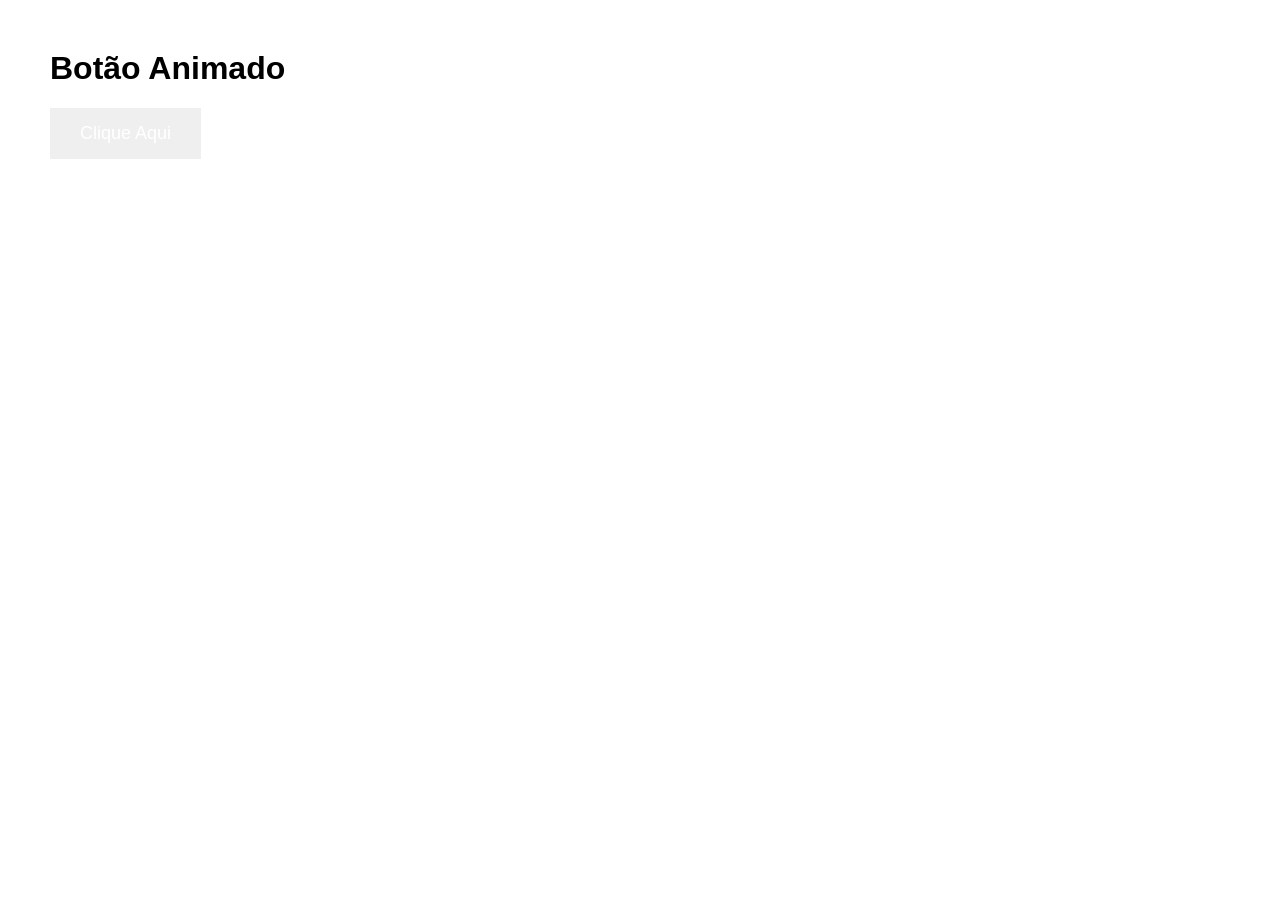
<file: animações/index.html>
<!DOCTYPE html>
<html lang="pt-BR">
<head>
<meta charset="UTF-8">
<meta name="viewport" content="width=device-width, initial-scale=1.0">
<title>Botão Animado</title>

<style>
body{
    font-family: Arial, sans-serif;
    margin: 50px;
}

button{
    position: relative;
    padding: 15px 30px;
    border: none;
    color: white;
    font-size: 18px;
    cursor: pointer;
    animation: mover 4s infinite;
}

@keyframes mover {
    0%{
        left: 0;
        background-color: blue;
    }

    50%{
        left: 300px;
        background-color: red;
    }

    100%{
        left: 0;
        background-color: green;
    }
}
</style>

</head>
<body>

<h1>Botão Animado</h1>

<button>Clique Aqui</button>

</body>
</html>
</file>
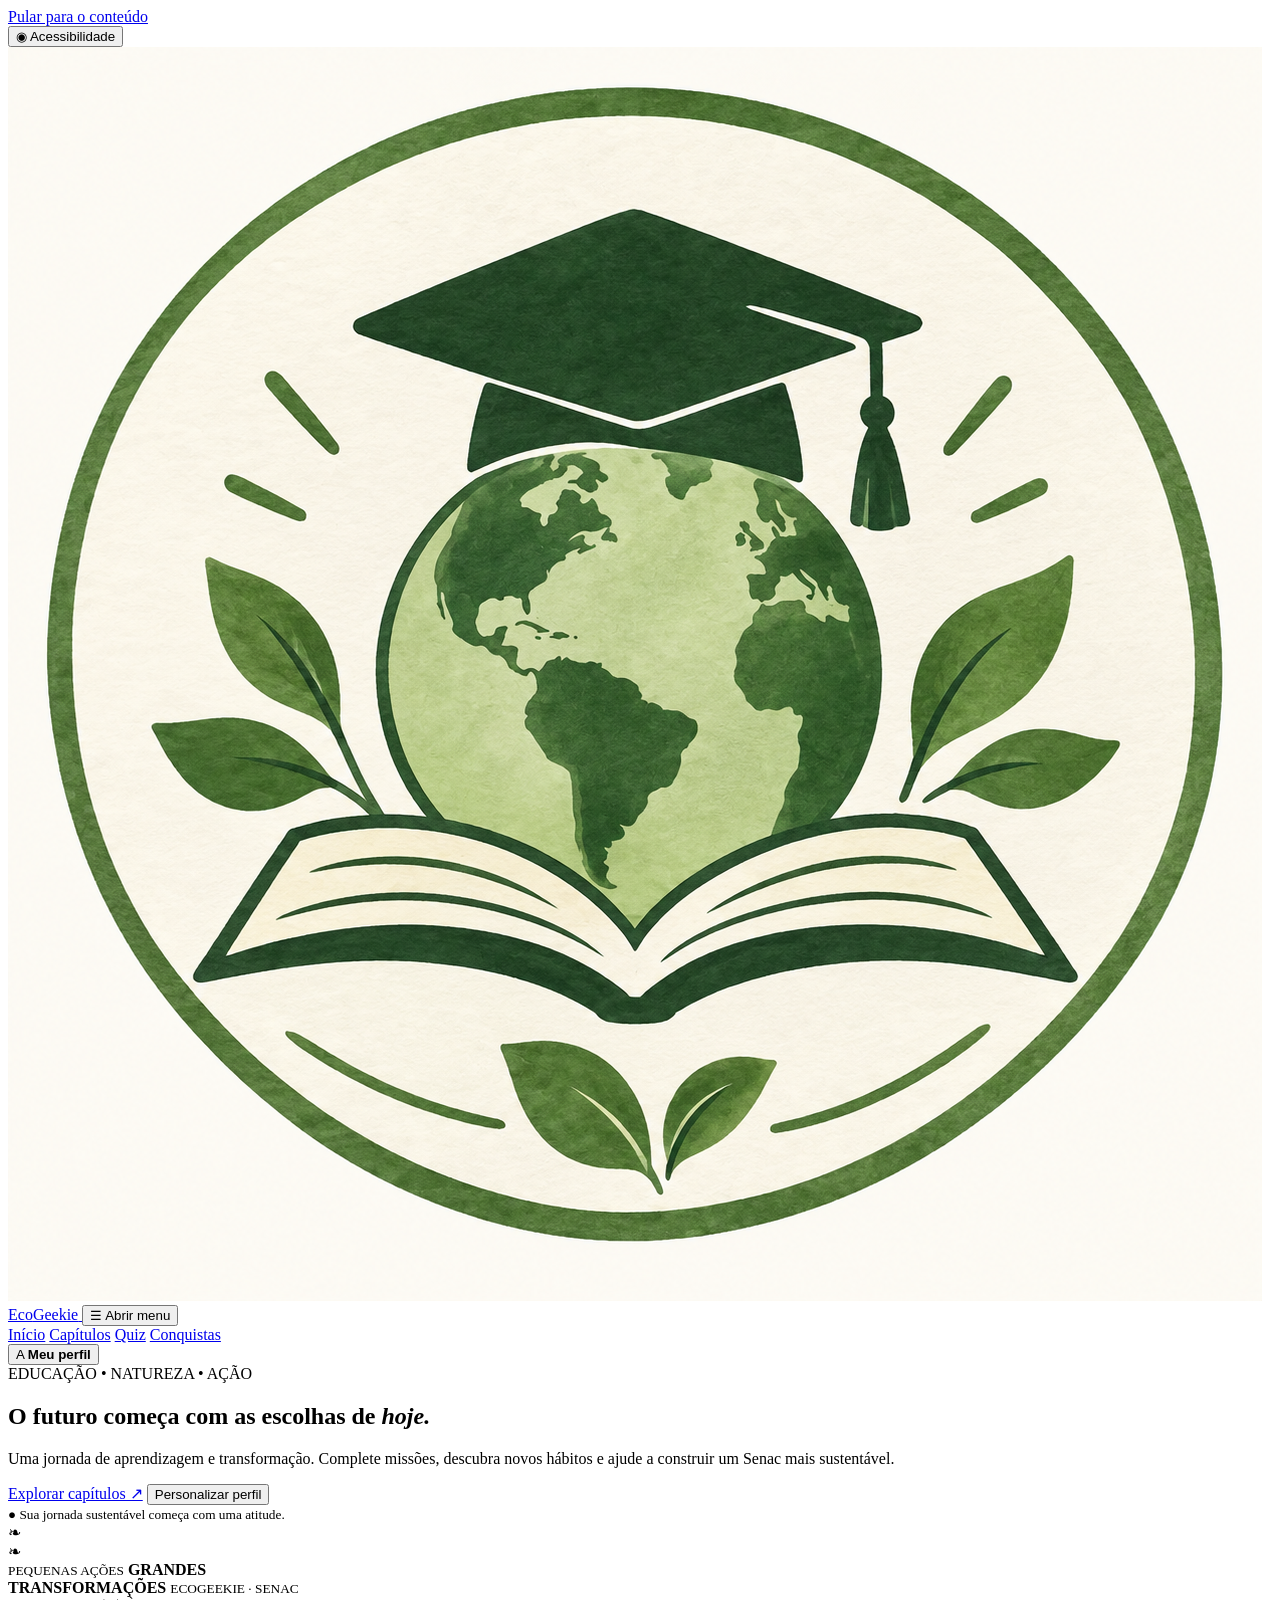
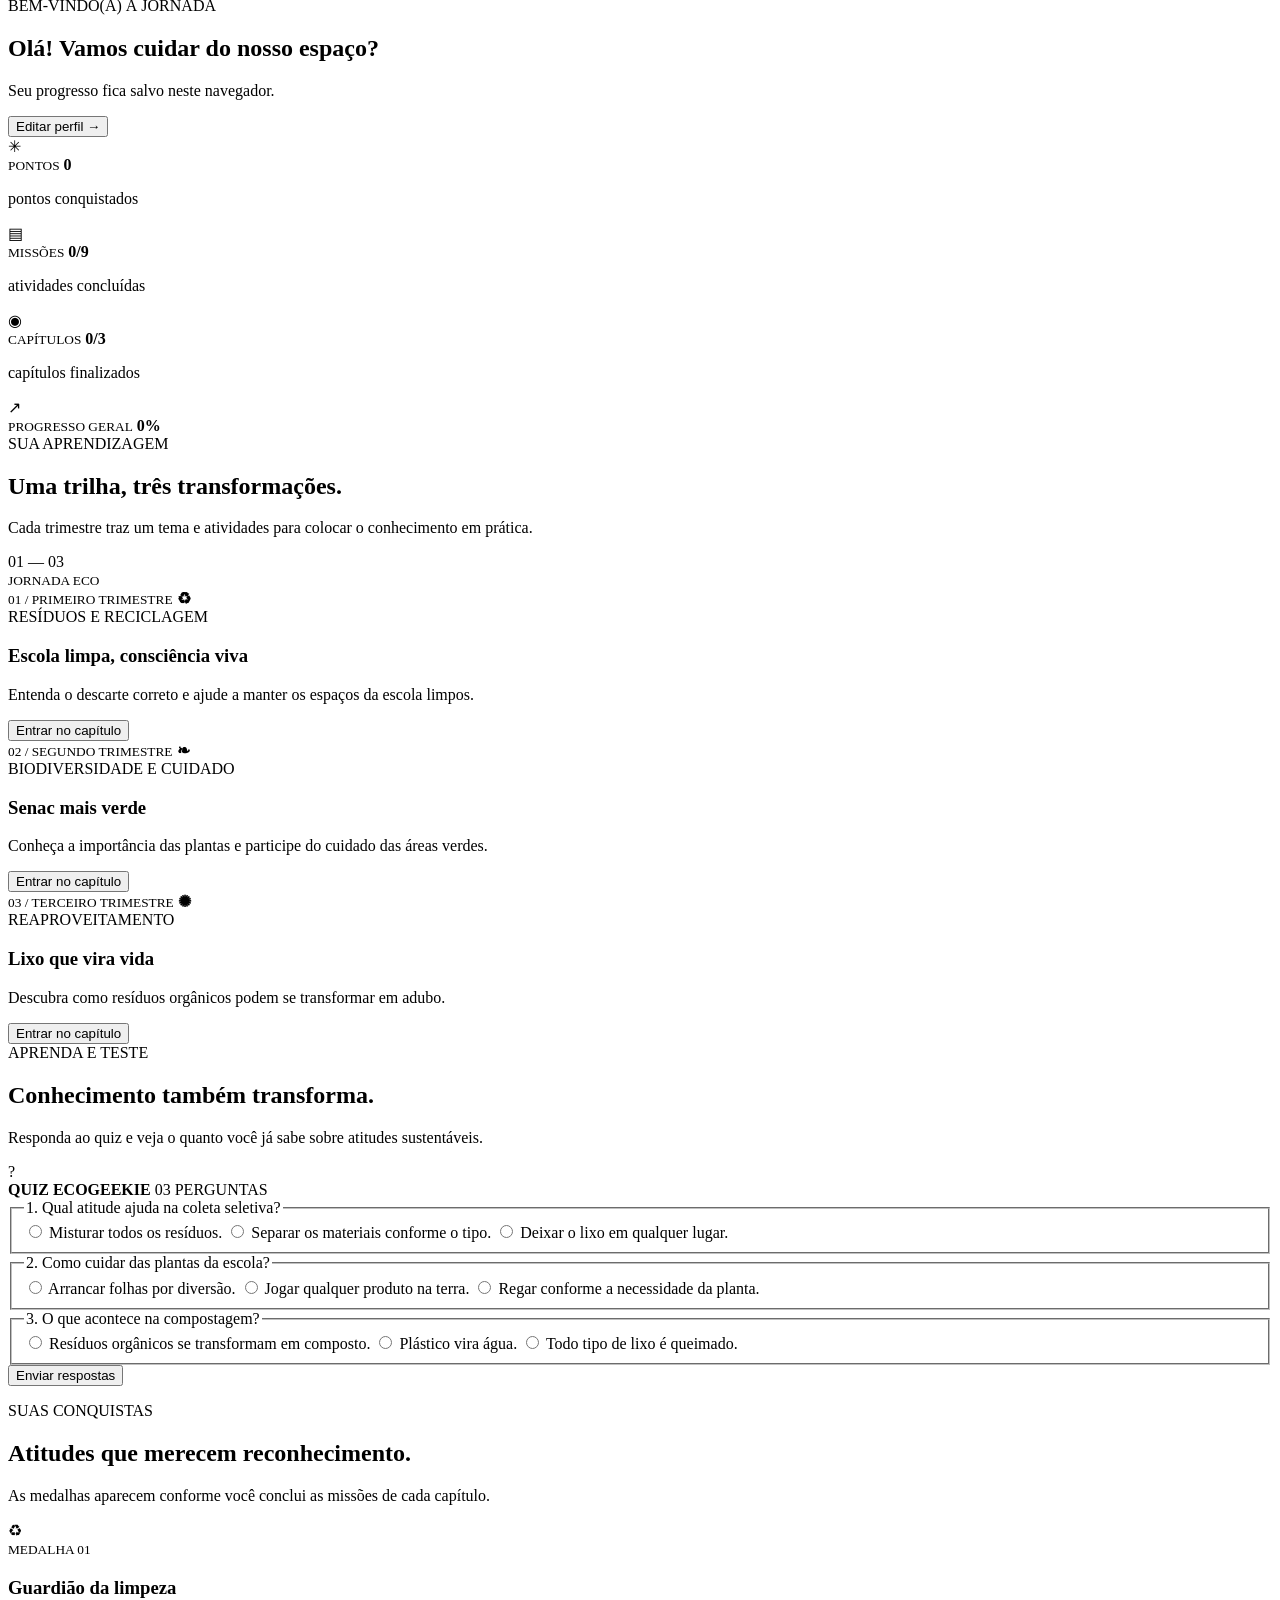
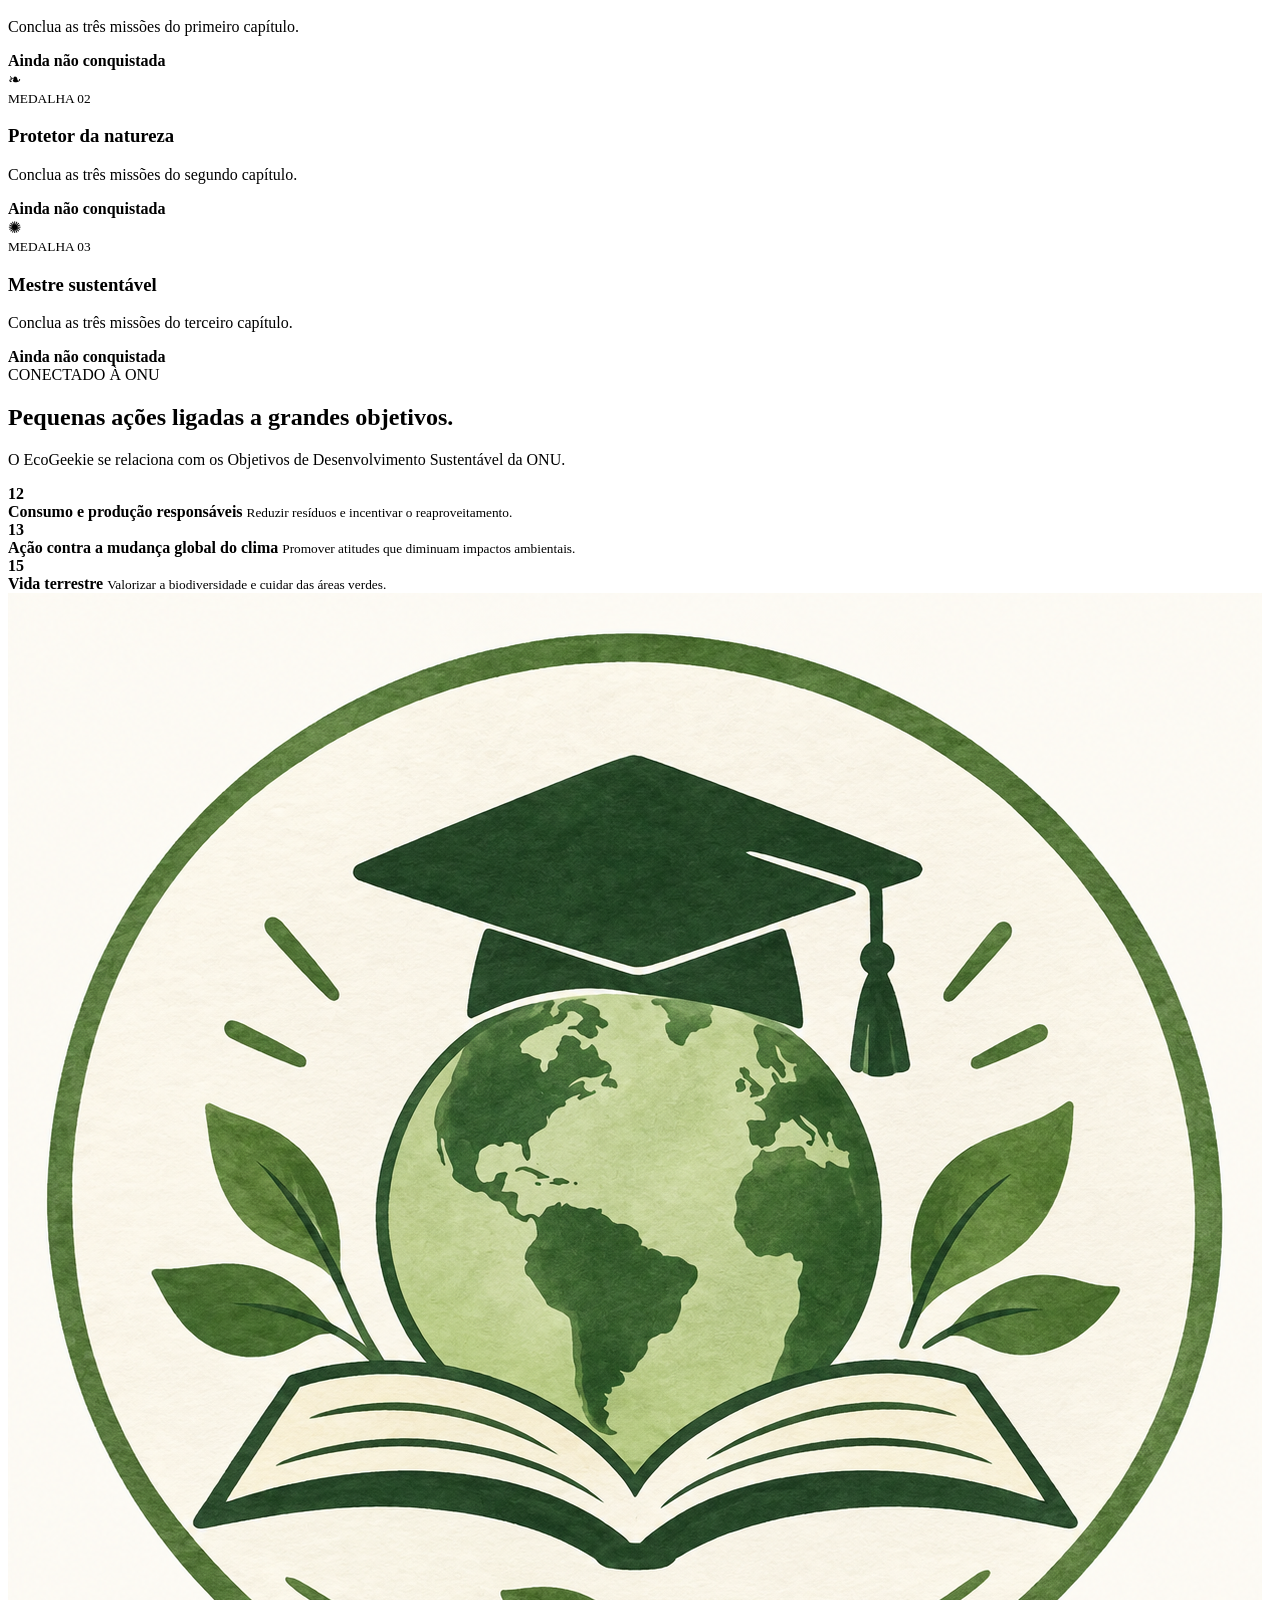
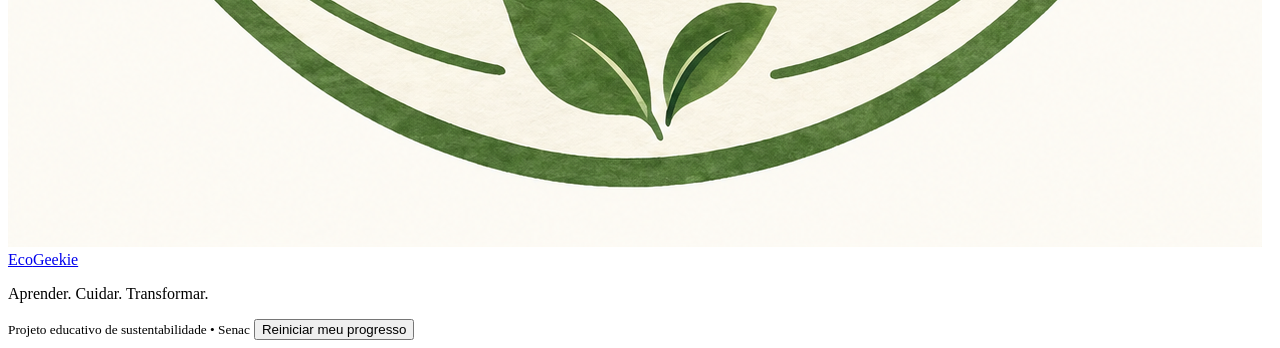
<file: ecogeekie/index.html>
<!DOCTYPE html>
<html lang="pt-BR">
<head>
  <meta charset="UTF-8">
  <meta name="viewport" content="width=device-width, initial-scale=1.0">
  <meta name="description" content="EcoGeekie: aprenda e pratique atitudes sustentáveis no Senac.">
  <title>EcoGeekie | Aprender, cuidar e transformar</title>
  <link rel="stylesheet" href="style.css">
  <script src="script.js" defer></script>
</head>
<body>

  <a class="skip" href="#conteudo">Pular para o conteúdo</a>

  <section class="accessibility-area" aria-label="Ferramentas de acessibilidade">
    <button
      class="accessibility-toggle"
      id="accessibilityToggle"
      type="button"
      aria-expanded="false"
      aria-controls="accessibilityPanel"
    >
      <span aria-hidden="true">◉</span>
      Acessibilidade
    </button>

    <div class="accessibility-panel" id="accessibilityPanel" hidden>
      <h2>Opções de acessibilidade</h2>
      <p>Escolha os recursos que facilitam sua navegação.</p>

      <div class="accessibility-buttons">
        <button type="button" id="increaseText" aria-label="Aumentar o tamanho da página">A+ Aumentar</button>
        <button type="button" id="decreaseText" aria-label="Diminuir o tamanho da página">A− Diminuir</button>
        <button type="button" id="resetText">Tamanho normal</button>
        <button type="button" id="contrastToggle" aria-pressed="false">Alto contraste</button>
        <button type="button" id="spacingToggle" aria-pressed="false">Espaçamento do texto</button>
        <button type="button" id="underlineToggle" aria-pressed="false">Destacar links</button>
        <button type="button" id="readPage">Ler conteúdo em voz alta</button>
        <button type="button" id="pauseReading" disabled>Pausar leitura</button>
        <button type="button" id="stopReading" disabled>Parar leitura</button>
      </div>

      <p class="accessibility-help">
        Você também pode navegar usando a tecla Tab e ativar os botões com Enter ou Espaço.
        O leitor de tela do seu dispositivo continua sendo compatível com a página.
      </p>
      <p id="accessibilityStatus" class="accessibility-status" role="status" aria-live="polite"></p>
    </div>
  </section>

  <header class="topbar">
    <a class="logo" href="#inicio">
  <img
    class="logo-img"
    src="img/ChatGPT Image 11 de nov. de 2026, 17_43_55.png"
    alt=""
  >
  Eco<span>Geekie</span>
</a>

    <button class="menu-toggle" id="menuToggle" type="button" aria-label="Abrir menu de navegação" aria-expanded="false" aria-controls="nav">
      ☰ <span class="sr-only">Abrir menu</span>
    </button>

    <nav id="nav" aria-label="Menu principal">
      <a href="#inicio">Início</a>
      <a href="#trilha">Capítulos</a>
      <a href="#quiz">Quiz</a>
      <a href="#conquistas">Conquistas</a>
    </nav>

    <button class="profile-btn" id="openProfile" type="button" aria-label="Abrir meu perfil">
      <span id="avatar">A</span>
      <b id="headerName">Meu perfil</b>
    </button>
  </header>

  <main id="conteudo">

    <section class="hero" id="inicio">
      <div class="hero-copy">
        <span class="eyebrow light">EDUCAÇÃO • NATUREZA • AÇÃO</span>

        <h1>O futuro começa com as escolhas de <em>hoje.</em></h1>

        <p>
          Uma jornada de aprendizagem e transformação.
          Complete missões, descubra novos hábitos e ajude
          a construir um Senac mais sustentável.
        </p>

        <div class="hero-actions">
          <a class="btn sand" href="#trilha">Explorar capítulos ↗</a>
          <button class="btn outline" id="heroProfile">Personalizar perfil</button>
        </div>

        <small class="hero-note">● Sua jornada sustentável começa com uma atitude.</small>
      </div>

      <div class="hero-art" role="img" aria-label="Composição decorativa inspirada na natureza">
        <div class="ring"></div>
        <div class="leaf l1">❧</div>
        <div class="leaf l2">❧</div>

        <div class="stamp">
          <small>PEQUENAS AÇÕES</small>
          <strong>GRANDES<br>TRANSFORMAÇÕES</strong>
          <small>ECOGEEKIE · SENAC</small>
        </div>
      </div>
    </section>

    <section class="wrap welcome">
      <div>
        <span class="eyebrow">BEM-VINDO(A) À JORNADA</span>
        <h2 id="welcomeTitle">Olá! Vamos cuidar do nosso espaço?</h2>
        <p>Seu progresso fica salvo neste navegador.</p>
      </div>

      <button class="link-btn" id="editProfile">Editar perfil →</button>
    </section>

    <section class="wrap stats" aria-label="Resumo do progresso">

      <article class="stat">
        <span>✳</span>
        <div>
          <small>PONTOS</small>
          <strong id="points">0</strong>
          <p>pontos conquistados</p>
        </div>
      </article>

      <article class="stat">
        <span>▤</span>
        <div>
          <small>MISSÕES</small>
          <strong id="missions">0/9</strong>
          <p>atividades concluídas</p>
        </div>
      </article>

      <article class="stat">
        <span>◉</span>
        <div>
          <small>CAPÍTULOS</small>
          <strong id="chapters">0/3</strong>
          <p>capítulos finalizados</p>
        </div>
      </article>

      <article class="stat">
        <span>↗</span>
        <div class="progress-box">
          <small>PROGRESSO GERAL</small>
          <strong id="percent">0%</strong>
          <div class="track" role="progressbar"
            aria-label="Progresso geral"
            aria-valuemin="0"
            aria-valuemax="100"
            aria-valuenow="0"
            id="progress">
            <i id="progressFill"></i>
          </div>
        </div>
      </article>

    </section>

    <section class="wrap section" id="trilha">

      <div class="section-heading">
        <div>
          <span class="eyebrow">SUA APRENDIZAGEM</span>
          <h2>Uma trilha, três transformações.</h2>
          <p>
            Cada trimestre traz um tema e atividades
            para colocar o conhecimento em prática.
          </p>
        </div>

        <span class="chapter-count">
          01 — 03<br>
          <small>JORNADA ECO</small>
        </span>
      </div>

      <div class="chapter-grid">

        <article class="chapter-card">
          <div class="cover cover1">
            <small>01 / PRIMEIRO TRIMESTRE</small>
            <b>♻</b>
          </div>

          <div class="card-content">
            <label>RESÍDUOS E RECICLAGEM</label>
            <h3>Escola limpa, consciência viva</h3>
            <p>
              Entenda o descarte correto e ajude a manter
              os espaços da escola limpos.
            </p>
            <button class="btn dark open-chapter" data-chapter="0">
              Entrar no capítulo
            </button>
          </div>
        </article>

        <article class="chapter-card">
          <div class="cover cover2">
            <small>02 / SEGUNDO TRIMESTRE</small>
            <b>❧</b>
          </div>

          <div class="card-content">
            <label>BIODIVERSIDADE E CUIDADO</label>
            <h3>Senac mais verde</h3>
            <p>
              Conheça a importância das plantas e participe
              do cuidado das áreas verdes.
            </p>
            <button class="btn dark open-chapter" data-chapter="1">
              Entrar no capítulo
            </button>
          </div>
        </article>

        <article class="chapter-card">
          <div class="cover cover3">
            <small>03 / TERCEIRO TRIMESTRE</small>
            <b>✺</b>
          </div>

          <div class="card-content">
            <label>REAPROVEITAMENTO</label>
            <h3>Lixo que vira vida</h3>
            <p>
              Descubra como resíduos orgânicos podem
              se transformar em adubo.
            </p>
            <button class="btn dark open-chapter" data-chapter="2">
              Entrar no capítulo
            </button>
          </div>
        </article>

      </div>
    </section>

    <section class="wrap detail" id="chapterDetail" hidden aria-live="polite">

      <div class="detail-heading">
        <div>
          <span class="eyebrow" id="detailEyebrow">CAPÍTULO 01</span>
          <h2 id="detailTitle"></h2>
        </div>

        <button class="close" id="closeDetail" type="button" aria-label="Fechar capítulo">×</button>
      </div>

      <p id="detailIntro" class="detail-intro"></p>

      <div class="detail-grid">

        <article class="learning">
          <span class="eyebrow">APRENDA</span>
          <h3>Por que esse tema importa?</h3>
          <p id="detailLearning"></p>

          <div class="fact">
            <b>DESAFIO DE REFLEXÃO</b>
            <p id="detailFact"></p>
          </div>
        </article>

        <article class="learning">
          <span class="eyebrow">MÃO NA MASSA</span>
          <h3>Missões do capítulo</h3>
          <p>
            Marque a missão depois de realizar a atividade
            com seu grupo. Peça autorização da escola
            quando necessário.
          </p>

          <div id="missionList" class="mission-list"></div>
        </article>

      </div>
    </section>

    <section class="quiz-section" id="quiz">
      <div class="wrap quiz-layout">

        <div class="quiz-copy">
          <span class="eyebrow light">APRENDA E TESTE</span>
          <h2>Conhecimento também transforma.</h2>
          <p>
            Responda ao quiz e veja o quanto você já sabe
            sobre atitudes sustentáveis.
          </p>
          <div class="question-mark">?</div>
        </div>

        <form class="quiz-box" id="quizForm">

          <div class="quiz-head">
            <b>QUIZ ECOGEEKIE</b>
            <span>03 PERGUNTAS</span>
          </div>

          <fieldset>
            <legend>1. Qual atitude ajuda na coleta seletiva?</legend>

            <label>
              <input type="radio" name="q1" value="a">
              Misturar todos os resíduos.
            </label>

            <label>
              <input type="radio" name="q1" value="b">
              Separar os materiais conforme o tipo.
            </label>

            <label>
              <input type="radio" name="q1" value="c">
              Deixar o lixo em qualquer lugar.
            </label>
          </fieldset>

          <fieldset>
            <legend>2. Como cuidar das plantas da escola?</legend>

            <label>
              <input type="radio" name="q2" value="a">
              Arrancar folhas por diversão.
            </label>

            <label>
              <input type="radio" name="q2" value="b">
              Jogar qualquer produto na terra.
            </label>

            <label>
              <input type="radio" name="q2" value="c">
              Regar conforme a necessidade da planta.
            </label>
          </fieldset>

          <fieldset>
            <legend>3. O que acontece na compostagem?</legend>

            <label>
              <input type="radio" name="q3" value="a">
              Resíduos orgânicos se transformam em composto.
            </label>

            <label>
              <input type="radio" name="q3" value="b">
              Plástico vira água.
            </label>

            <label>
              <input type="radio" name="q3" value="c">
              Todo tipo de lixo é queimado.
            </label>
          </fieldset>

          <button class="btn sand full" type="submit" id="quizSubmit">
            Enviar respostas
          </button>

          <p id="quizResult" class="result" aria-live="polite"></p>

          <button class="link-btn" id="retryQuiz" type="button" hidden>
            Refazer quiz
          </button>

        </form>
      </div>
    </section>

    <section class="wrap section" id="conquistas">

      <div class="section-heading">
        <div>
          <span class="eyebrow">SUAS CONQUISTAS</span>
          <h2>Atitudes que merecem reconhecimento.</h2>
          <p>
            As medalhas aparecem conforme você conclui
            as missões de cada capítulo.
          </p>
        </div>
      </div>

      <div class="badges">

        <article class="badge" id="badge0">
          <span>♻</span>
          <div>
            <small>MEDALHA 01</small>
            <h3>Guardião da limpeza</h3>
            <p>Conclua as três missões do primeiro capítulo.</p>
            <b>Ainda não conquistada</b>
          </div>
        </article>

        <article class="badge" id="badge1">
          <span>❧</span>
          <div>
            <small>MEDALHA 02</small>
            <h3>Protetor da natureza</h3>
            <p>Conclua as três missões do segundo capítulo.</p>
            <b>Ainda não conquistada</b>
          </div>
        </article>

        <article class="badge" id="badge2">
          <span>✺</span>
          <div>
            <small>MEDALHA 03</small>
            <h3>Mestre sustentável</h3>
            <p>Conclua as três missões do terceiro capítulo.</p>
            <b>Ainda não conquistada</b>
          </div>
        </article>

      </div>
    </section>

    <section class="ods">
      <div class="wrap ods-layout">

        <div>
          <span class="eyebrow light">CONECTADO À ONU</span>
          <h2>Pequenas ações ligadas a grandes objetivos.</h2>
          <p>
            O EcoGeekie se relaciona com os Objetivos
            de Desenvolvimento Sustentável da ONU.
          </p>
        </div>

        <div class="ods-list">

          <article>
            <strong>12</strong>
            <div>
              <b>Consumo e produção responsáveis</b>
              <small>Reduzir resíduos e incentivar o reaproveitamento.</small>
            </div>
          </article>

          <article>
            <strong>13</strong>
            <div>
              <b>Ação contra a mudança global do clima</b>
              <small>Promover atitudes que diminuam impactos ambientais.</small>
            </div>
          </article>

          <article>
            <strong>15</strong>
            <div>
              <b>Vida terrestre</b>
              <small>Valorizar a biodiversidade e cuidar das áreas verdes.</small>
            </div>
          </article>

        </div>
      </div>
    </section>

  </main>

  <footer>
  <a class="logo" href="#inicio">
  <img
    class="logo-img"
    src="img/ChatGPT Image 11 de nov. de 2026, 17_43_55.png"
    alt=""
  >
  Eco<span>Geekie</span>
</a>

    <p>Aprender. Cuidar. Transformar.</p>
    <small>Projeto educativo de sustentabilidade • Senac</small>

    <button class="link-btn reset-link" id="resetProgress" type="button">
      Reiniciar meu progresso
    </button>
  </footer>

  <dialog id="profileDialog" class="dialog">
    <form id="profileForm">

      <button class="close dialog-x" type="button" id="closeProfile" aria-label="Fechar">
        ×
      </button>

      <span class="eyebrow">SEU ESPAÇO ECO</span>
      <h2>Vamos personalizar seu perfil?</h2>
      <p>Digite seu nome para deixar a jornada com a sua cara.</p>

      <label for="studentName">Nome do estudante</label>
      <input id="studentName" maxlength="35"
        placeholder="Como podemos te chamar?" autocomplete="name">

      <div class="dialog-actions">
        <button class="btn dark" type="submit">Salvar perfil</button>
      </div>

      <p id="profileMessage" class="result" aria-live="polite"></p>
    </form>
  </dialog>

  <dialog id="resetDialog" class="dialog">
    <form method="dialog">
      <span class="eyebrow">ATENÇÃO</span>
      <h2>Reiniciar progresso?</h2>
      <p>
        Isso apagará os pontos, missões e resultado do quiz
        salvos neste navegador.
      </p>

      <div class="dialog-actions">
        <button class="btn pale" value="cancel">Cancelar</button>
        <button class="btn dark" id="confirmReset" value="default">
          Sim, reiniciar
        </button>
      </div>
    </form>
  </dialog>


  <!-- VLibras: ferramenta oficial de tradução automática para Libras -->
  <div vw class="enabled">
    <div vw-access-button class="active" aria-label="Abrir tradução em Libras"></div>
    <div vw-plugin-wrapper>
      <div class="vw-plugin-top-wrapper"></div>
    </div>
  </div>
  <script src="https://vlibras.gov.br/app/vlibras-plugin.js"></script>
  <script>
    new window.VLibras.Widget("https://vlibras.gov.br/app");
  </script>

</body>
</html>
</file>
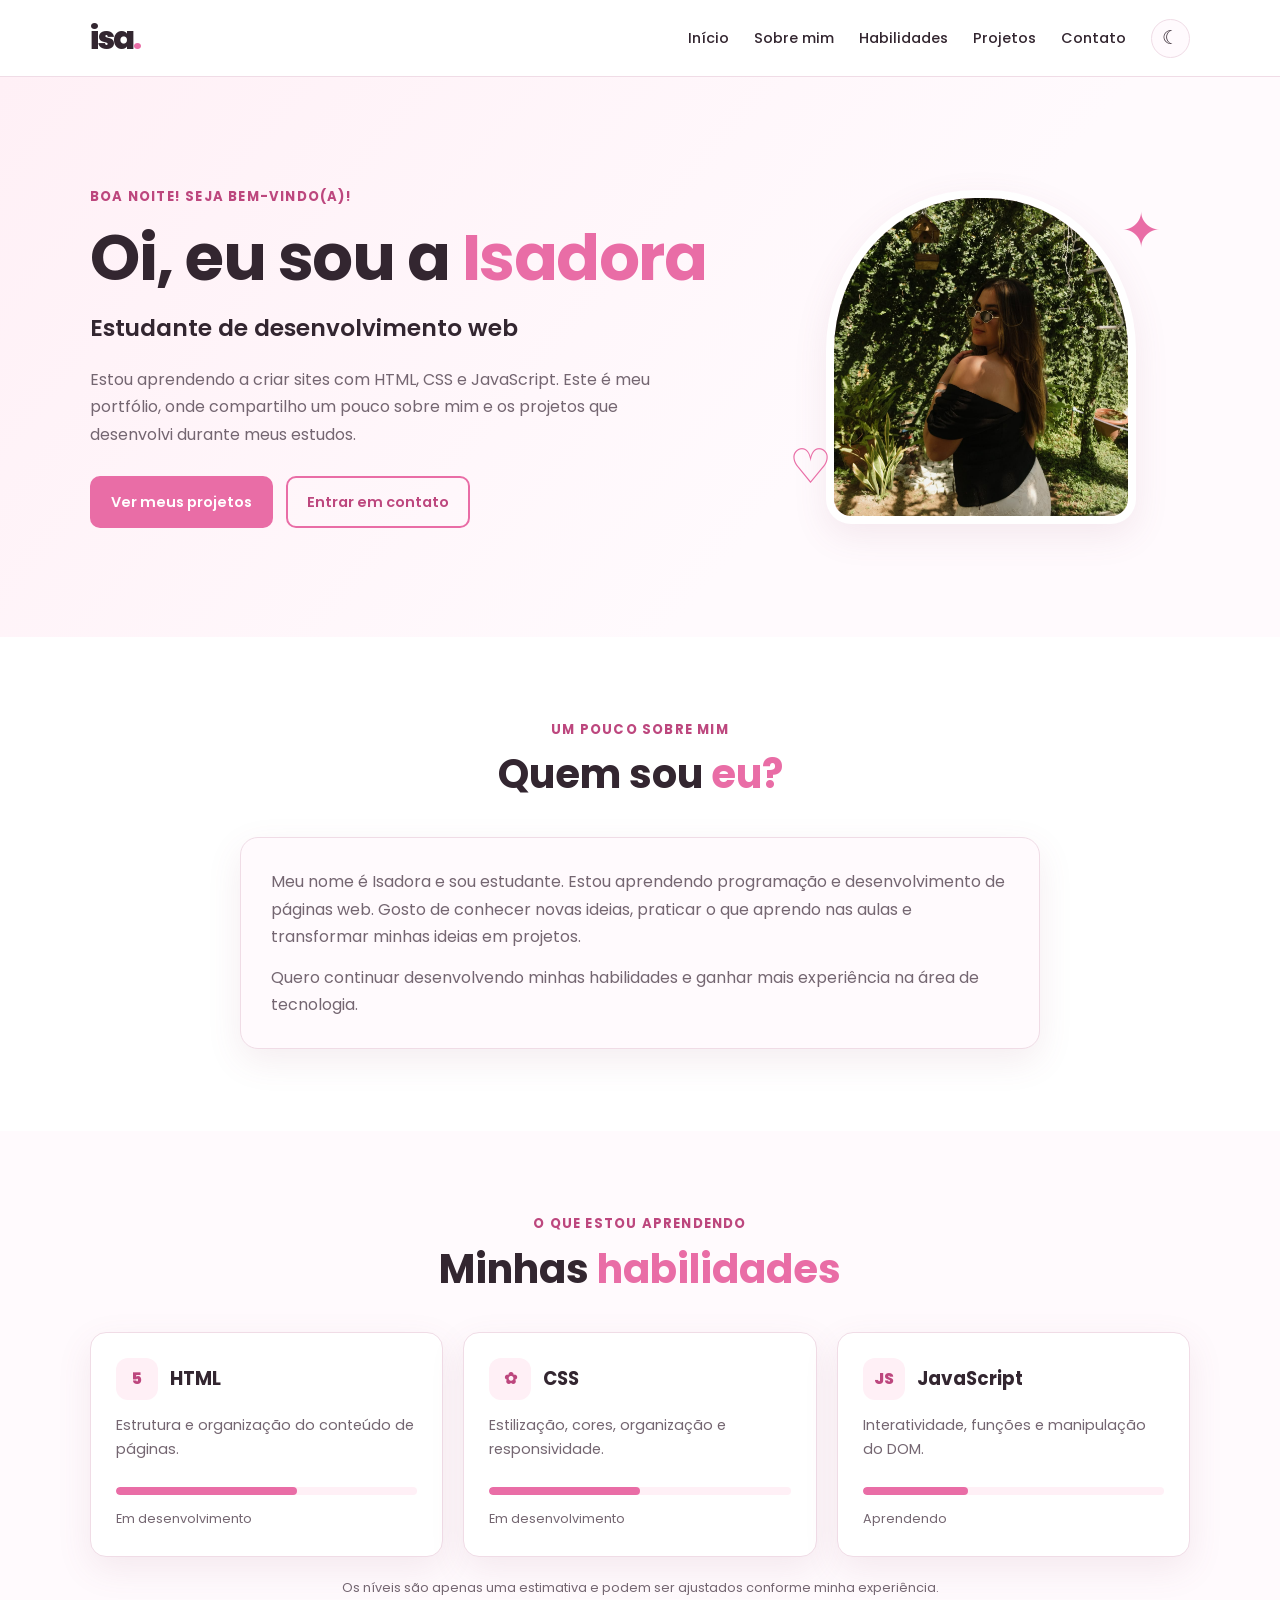
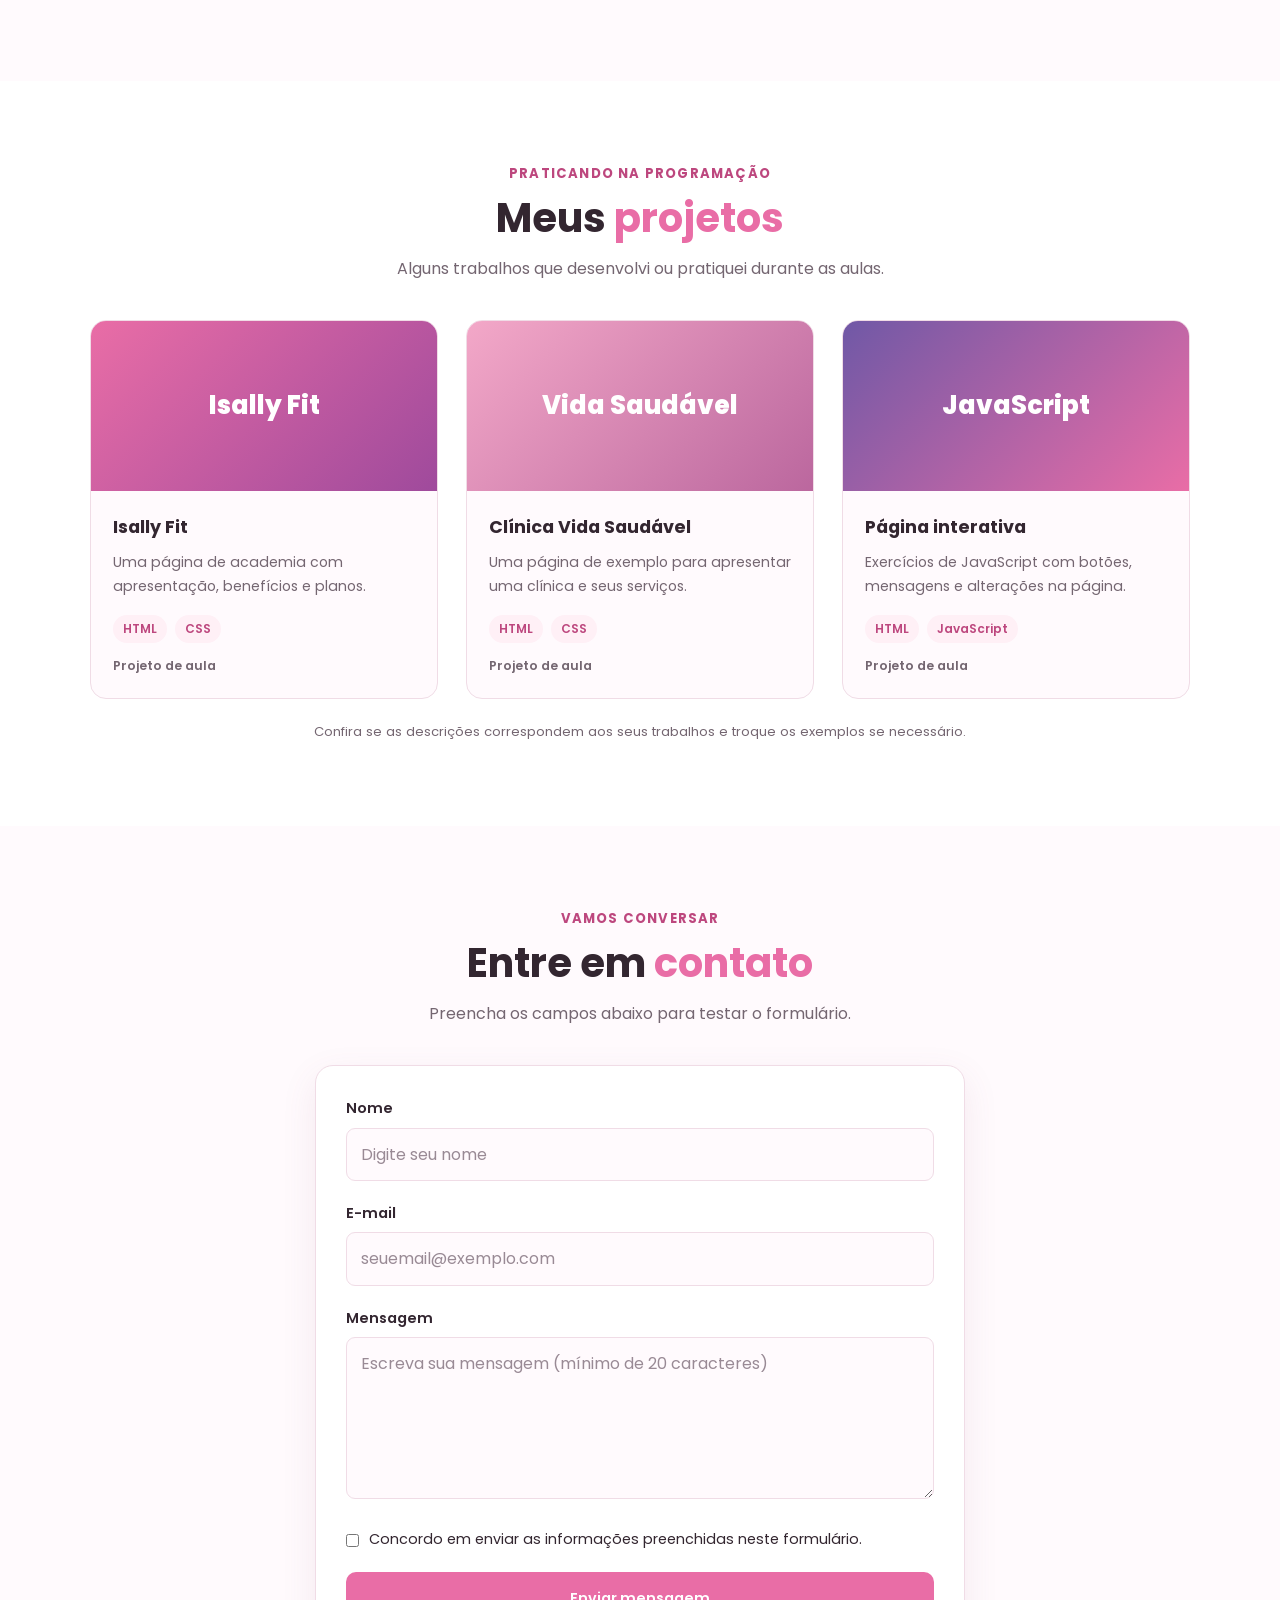
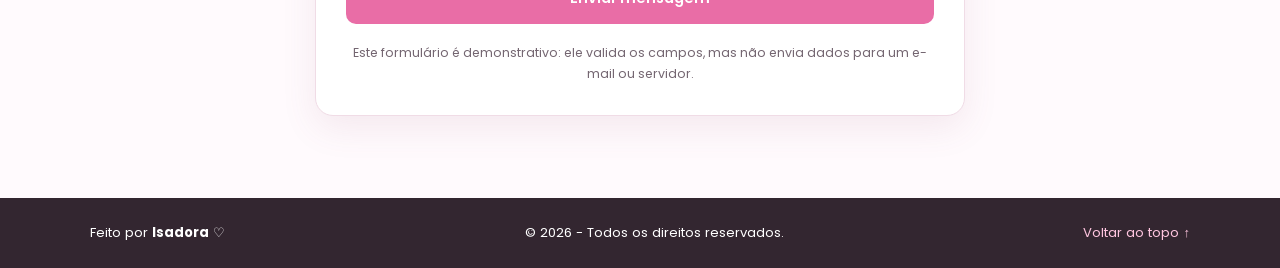
<file: portfolio_isadora_completo/index.html>
<!DOCTYPE html>
<html lang="pt-BR">
<head>
    <meta charset="UTF-8">
    <meta name="viewport" content="width=device-width, initial-scale=1.0">
    <meta name="description" content="Portfólio profissional de Isadora, estudante de desenvolvimento web.">
    <title>Portfólio | Isadora</title>
    <link rel="stylesheet" href="css/style.css">
    <script src="js/script.js" defer></script>
</head>
<body>
    <a class="pular-conteudo" href="#conteudo">Pular para o conteúdo</a>

    <header class="cabecalho">
        <div class="container navegacao">
            <a class="logo" href="#inicio" aria-label="Isadora - página inicial">isa<span>.</span></a>

            <button class="botao-menu" id="botao-menu" type="button"
                aria-label="Abrir menu de navegação" aria-expanded="false" aria-controls="menu">
                <span></span><span></span><span></span>
            </button>

            <nav class="menu" id="menu" aria-label="Menu principal">
                <a href="#inicio">Início</a>
                <a href="#sobre">Sobre mim</a>
                <a href="#habilidades">Habilidades</a>
                <a href="#projetos">Projetos</a>
                <a href="#contato">Contato</a>
                <button class="botao-tema" id="botao-tema" type="button" aria-label="Ativar tema escuro">☾</button>
            </nav>
        </div>
    </header>

    <main id="conteudo">
        <section class="inicio secao" id="inicio">
            <div class="container inicio-conteudo">
                <div class="inicio-texto">
                    <p class="etiqueta" id="saudacao">Olá, seja bem-vindo(a)!</p>
                    <h1>Oi, eu sou a <span>Isadora</span></h1>
                    <h2>Estudante de desenvolvimento web</h2>
                    <p>Estou aprendendo a criar sites com HTML, CSS e JavaScript. Este é meu portfólio, onde compartilho um pouco sobre mim e os projetos que desenvolvi durante meus estudos.</p>
                    <div class="botoes-inicio">
                        <a class="botao principal" href="#projetos">Ver meus projetos</a>
                        <a class="botao secundario" href="#contato">Entrar em contato</a>
                    </div>
                </div>

                <div class="inicio-foto">
                    <div class="foto-moldura">
                        <img src="img/minha-foto.jpg" alt="Foto de Isadora" onerror="this.style.display='none'; this.nextElementSibling.style.display='flex';">
                        <div class="avatar-reserva" aria-label="Espaço reservado para foto">I<span>.</span></div>
                    </div>
                    <div class="decoracao decoracao-um" aria-hidden="true">✦</div>
                    <div class="decoracao decoracao-dois" aria-hidden="true">♡</div>
                </div>
            </div>
        </section>

        <section class="secao sobre" id="sobre">
            <div class="container">
                <div class="titulo-secao">
                    <p class="etiqueta">Um pouco sobre mim</p>
                    <h2>Quem sou <span>eu?</span></h2>
                </div>
                <div class="sobre-cartao">
                    <p>Meu nome é Isadora e sou estudante. Estou aprendendo programação e desenvolvimento de páginas web. Gosto de conhecer novas ideias, praticar o que aprendo nas aulas e transformar minhas ideias em projetos.</p>
                    <p>Quero continuar desenvolvendo minhas habilidades e ganhar mais experiência na área de tecnologia.</p>
                </div>
            </div>
        </section>

        <section class="secao habilidades" id="habilidades">
            <div class="container">
                <div class="titulo-secao">
                    <p class="etiqueta">O que estou aprendendo</p>
                    <h2>Minhas <span>habilidades</span></h2>
                </div>
                <div class="habilidades-grade">
                    <article class="habilidade-cartao">
                        <div class="habilidade-topo"><span class="habilidade-icone">5</span><h3>HTML</h3></div>
                        <p>Estrutura e organização do conteúdo de páginas.</p>
                        <div class="barra" role="progressbar" aria-label="Nível de HTML: iniciante" aria-valuemin="0" aria-valuemax="100" aria-valuenow="60"><span style="width: 60%"></span></div>
                        <small>Em desenvolvimento</small>
                    </article>
                    <article class="habilidade-cartao">
                        <div class="habilidade-topo"><span class="habilidade-icone">✿</span><h3>CSS</h3></div>
                        <p>Estilização, cores, organização e responsividade.</p>
                        <div class="barra" role="progressbar" aria-label="Nível de CSS: iniciante" aria-valuemin="0" aria-valuemax="100" aria-valuenow="50"><span style="width: 50%"></span></div>
                        <small>Em desenvolvimento</small>
                    </article>
                    <article class="habilidade-cartao">
                        <div class="habilidade-topo"><span class="habilidade-icone">JS</span><h3>JavaScript</h3></div>
                        <p>Interatividade, funções e manipulação do DOM.</p>
                        <div class="barra" role="progressbar" aria-label="Nível de JavaScript: iniciante" aria-valuemin="0" aria-valuemax="100" aria-valuenow="35"><span style="width: 35%"></span></div>
                        <small>Aprendendo</small>
                    </article>
                </div>
                <p class="nota-habilidades">Os níveis são apenas uma estimativa e podem ser ajustados conforme minha experiência.</p>
            </div>
        </section>

        <section class="secao projetos" id="projetos">
            <div class="container">
                <div class="titulo-secao">
                    <p class="etiqueta">Praticando na programação</p>
                    <h2>Meus <span>projetos</span></h2>
                    <p class="subtitulo-secao">Alguns trabalhos que desenvolvi ou pratiquei durante as aulas.</p>
                </div>
                <div class="projetos-grade">
                    <article class="projeto-cartao">
                        <div class="projeto-imagem projeto-um" aria-hidden="true"><span>Isally Fit</span></div>
                        <div class="projeto-info">
                            <h3>Isally Fit</h3>
                            <p>Uma página de academia com apresentação, benefícios e planos.</p>
                            <div class="tecnologias"><span>HTML</span><span>CSS</span></div>
                            <p class="projeto-status">Projeto de aula</p>
                        </div>
                    </article>
                    <article class="projeto-cartao">
                        <div class="projeto-imagem projeto-dois" aria-hidden="true"><span>Vida Saudável</span></div>
                        <div class="projeto-info">
                            <h3>Clínica Vida Saudável</h3>
                            <p>Uma página de exemplo para apresentar uma clínica e seus serviços.</p>
                            <div class="tecnologias"><span>HTML</span><span>CSS</span></div>
                            <p class="projeto-status">Projeto de aula</p>
                        </div>
                    </article>
                    <article class="projeto-cartao">
                        <div class="projeto-imagem projeto-tres" aria-hidden="true"><span>JavaScript</span></div>
                        <div class="projeto-info">
                            <h3>Página interativa</h3>
                            <p>Exercícios de JavaScript com botões, mensagens e alterações na página.</p>
                            <div class="tecnologias"><span>HTML</span><span>JavaScript</span></div>
                            <p class="projeto-status">Projeto de aula</p>
                        </div>
                    </article>
                </div>
                <p class="aviso-projetos">Confira se as descrições correspondem aos seus trabalhos e troque os exemplos se necessário.</p>
            </div>
        </section>

        <section class="secao contato" id="contato">
            <div class="container">
                <div class="titulo-secao">
                    <p class="etiqueta">Vamos conversar</p>
                    <h2>Entre em <span>contato</span></h2>
                    <p class="subtitulo-secao">Preencha os campos abaixo para testar o formulário.</p>
                </div>
                <form class="formulario" id="formulario-contato" novalidate>
                    <div class="campo">
                        <label for="nome">Nome</label>
                        <input type="text" id="nome" name="nome" placeholder="Digite seu nome" autocomplete="name" aria-describedby="erro-nome">
                        <small class="erro" id="erro-nome"></small>
                    </div>
                    <div class="campo">
                        <label for="email">E-mail</label>
                        <input type="email" id="email" name="email" placeholder="seuemail@exemplo.com" autocomplete="email" aria-describedby="erro-email">
                        <small class="erro" id="erro-email"></small>
                    </div>
                    <div class="campo">
                        <label for="mensagem">Mensagem</label>
                        <textarea id="mensagem" name="mensagem" rows="5" placeholder="Escreva sua mensagem (mínimo de 20 caracteres)" aria-describedby="erro-mensagem"></textarea>
                        <small class="erro" id="erro-mensagem"></small>
                    </div>
                    <div class="campo campo-consentimento">
                        <label class="consentimento" for="consentimento">
                            <input type="checkbox" id="consentimento" name="consentimento">
                            <span>Concordo em enviar as informações preenchidas neste formulário.</span>
                        </label>
                        <small class="erro" id="erro-consentimento"></small>
                    </div>
                    <button class="botao principal botao-enviar" type="submit">Enviar mensagem</button>
                    <p class="mensagem-sucesso" id="mensagem-sucesso" role="status" aria-live="polite"></p>
                    <p class="nota-formulario">Este formulário é demonstrativo: ele valida os campos, mas não envia dados para um e-mail ou servidor.</p>
                </form>
            </div>
        </section>
    </main>

    <footer class="rodape">
        <div class="container rodape-conteudo">
            <p>Feito por <strong>Isadora</strong> ♡</p>
            <p>© <span id="ano-atual"></span> - Todos os direitos reservados.</p>
            <a href="#inicio">Voltar ao topo ↑</a>
        </div>
    </footer>
</body>
</html>
</file>
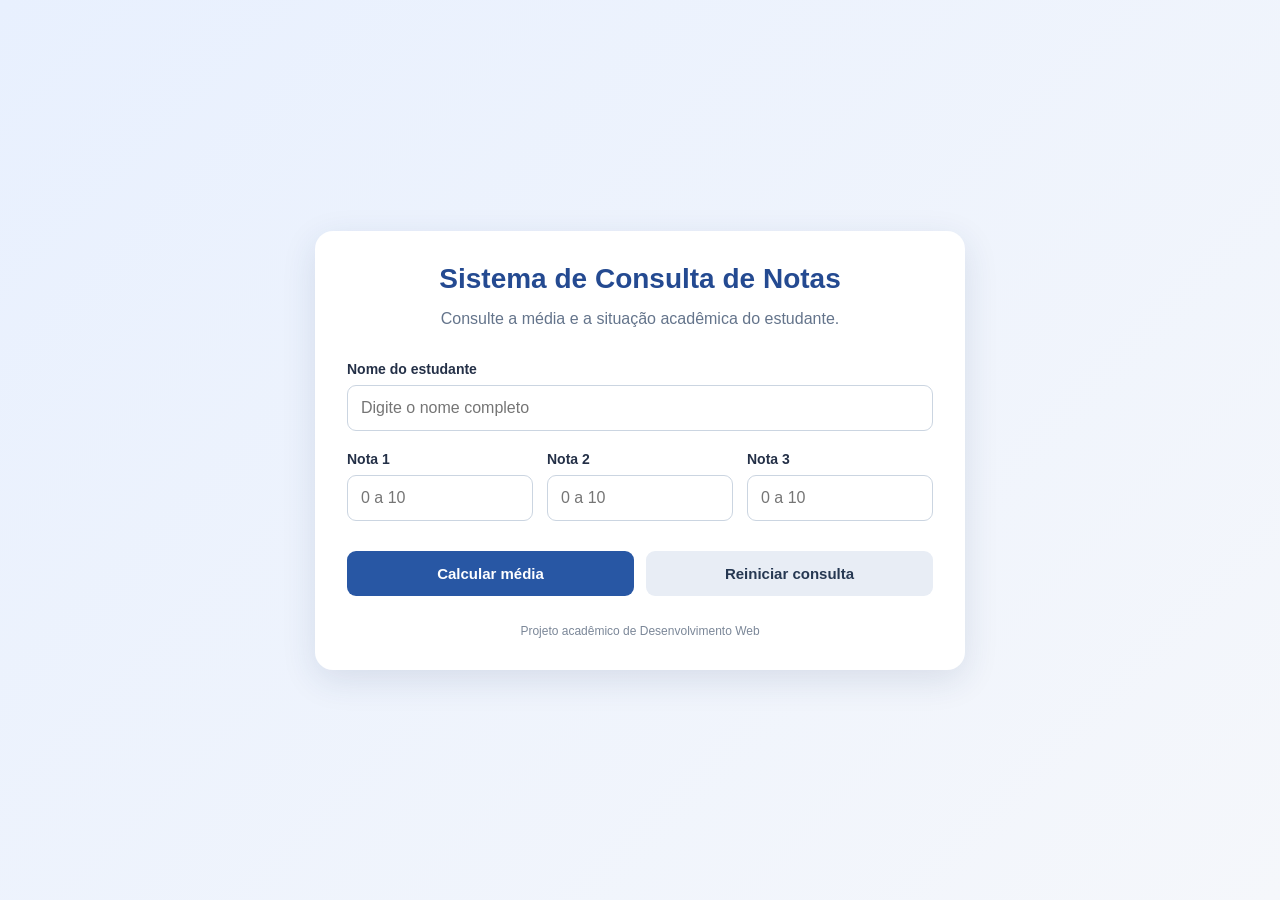
<file: sistema-notas/index.html>
<!DOCTYPE html>
<html lang="pt-BR">
<head>
    <meta charset="UTF-8">
    <meta name="viewport" content="width=device-width, initial-scale=1.0">
    <title>Sistema de Consulta de Notas</title>
    <link rel="stylesheet" href="style.css">
    <script src="script.js" defer></script>
</head>
<body>
    <main class="container">
        <header class="cabecalho">
            <h1>Sistema de Consulta de Notas</h1>
            <p>Consulte a média e a situação acadêmica do estudante.</p>
        </header>

        <form id="formNotas">
            <div class="campo">
                <label for="nome">Nome do estudante</label>
                <input
                    type="text"
                    id="nome"
                    placeholder="Digite o nome completo"
                    autocomplete="name"
                >
            </div>

            <div class="notas">
                <div class="campo">
                    <label for="nota1">Nota 1</label>
                    <input
                        type="number"
                        id="nota1"
                        placeholder="0 a 10"
                        min="0"
                        max="10"
                        step="any"
                    >
                </div>

                <div class="campo">
                    <label for="nota2">Nota 2</label>
                    <input
                        type="number"
                        id="nota2"
                        placeholder="0 a 10"
                        min="0"
                        max="10"
                        step="any"
                    >
                </div>

                <div class="campo">
                    <label for="nota3">Nota 3</label>
                    <input
                        type="number"
                        id="nota3"
                        placeholder="0 a 10"
                        min="0"
                        max="10"
                        step="any"
                    >
                </div>
            </div>

            <div class="botoes">
                <button type="submit" class="btn-calcular">
                    Calcular média
                </button>

                <button type="reset" class="btn-limpar">
                    Reiniciar consulta
                </button>
            </div>
        </form>

        <section
            id="resultado"
            class="resultado"
            aria-live="polite"
            aria-atomic="true"
            hidden
        ></section>

        <footer>
            <p>Projeto acadêmico de Desenvolvimento Web</p>
        </footer>
    </main>
</body>
</html>
</file>
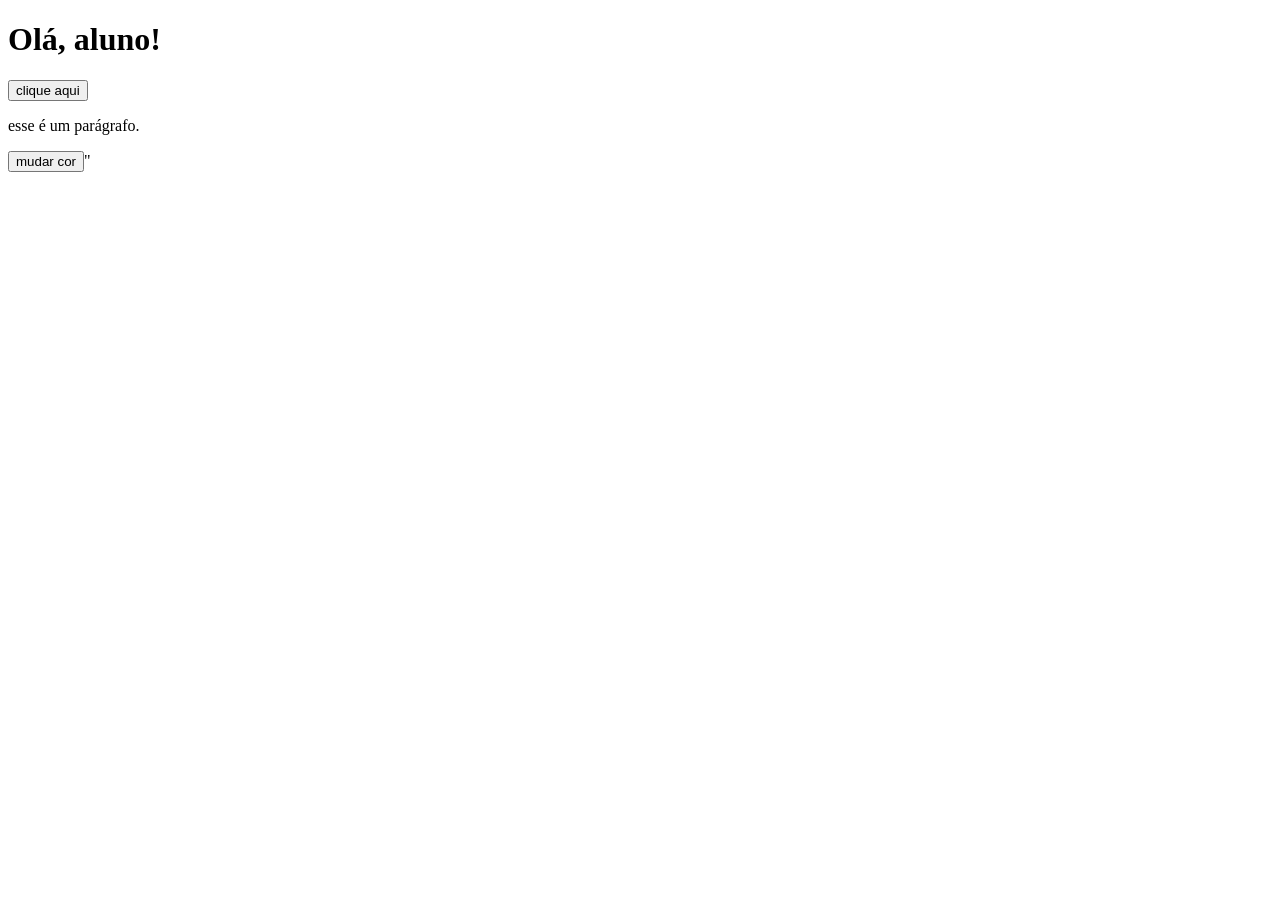
<file: UC15-DOM/index.html>
<!DOCTYPE html>
<html lang="en">
<head>
    <meta charset="UTF-8">
    <meta name="viewport" content="width=device-width, initial-scale=1.0">
    <title>Entendo DOM</title>
</head>
<body>
    <h1 id="título">Olá, aluno!</h1>

    <button onclick="mudarTexto() ">clique aqui</button>

    <p id="texto">esse é um parágrafo.</p>

    <button onclick="mudarCor()">mudar cor</button>"

    <script src="script.js"></script>
    
</body>
</html>
</file>
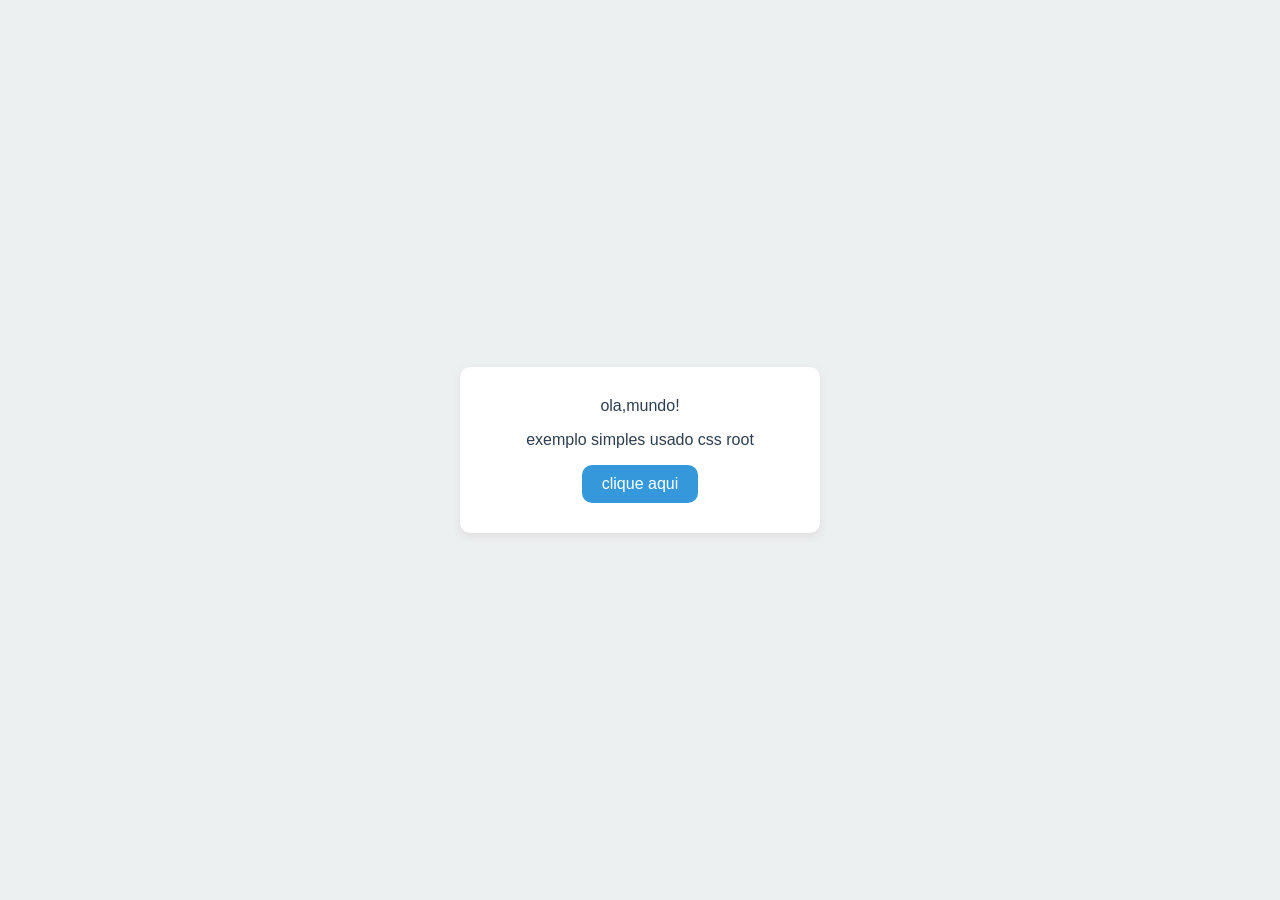
<file: variaveis/index.html>
<!DOCTYPE html>
<html lang="en">
<head>
    <meta charset="UTF-8">
    <meta name="viewport" content="width=device-width, initial-scale=1.0">
    <link rel="stylesheet" href="variaveis.css">
    <title>Document</title>
</head>
<body>

    <div class="caixa"
     <h1>ola,mundo!</h1>
     <p>exemplo simples usado css root</p>
     <button>clique aqui</button>
     </div>
    
</body>
</html>
</file>
<file: ecogeekie/style.css>
// Informações dos três capítulos
const chapters = [
  {
    title: "Escola limpa, consciência viva",
    intro: "Neste capítulo, você vai conhecer formas corretas de separar e descartar resíduos. A ideia é observar os espaços do Senac e pensar em atitudes simples para reduzir o lixo.",
    learning: "Quando os resíduos são descartados de forma incorreta, podem sujar os espaços, atrair animais transmissores de doenças e prejudicar o ambiente. Separar materiais recicláveis facilita o reaproveitamento e diminui a quantidade de lixo enviada aos aterros.",
    fact: "Na sua sala ou no pátio, quais resíduos aparecem com mais frequência? Como a turma poderia melhorar o descarte?",
    missions: [
      ["Observe os resíduos", "Observe, sem mexer em materiais perigosos, quais tipos de lixo aparecem em um espaço da escola."],
      ["Ação de recolhimento", "Com orientação de um professor, participe de uma ação segura de recolhimento e separação."],
      ["Compartilhe a ideia", "Crie um aviso ou uma mensagem incentivando o descarte correto."]
    ]
  },
  {
    title: "Senac mais verde",
    intro: "As plantas melhoram os espaços, oferecem abrigo para pequenos seres vivos e ajudam a tornar o ambiente mais agradável. Neste capítulo, a turma vai planejar como cuidar das áreas verdes da escola.",
    learning: "Plantas precisam de cuidados adequados, como água na quantidade certa, luz e solo apropriado. Antes de plantar ou regar, é importante conhecer a espécie e combinar a atividade com a equipe responsável pela escola.",
    fact: "Que local do Senac poderia receber uma planta? Quem poderia ajudar a cuidar dela depois do plantio?",
    missions: [
      ["Conheça as áreas verdes", "Observe as plantas que já existem na escola e identifique quais cuidados elas recebem."],
      ["Plante com orientação", "Participe do plantio de uma muda adequada ao espaço, com autorização da escola."],
      ["Monte uma rotina de cuidado", "Ajude a organizar uma escala para verificar a necessidade de rega e acompanhar as plantas."]
    ]
  },
  {
    title: "Lixo que vira vida",
    intro: "O terceiro capítulo apresenta o reaproveitamento de resíduos orgânicos por meio da compostagem e de outras escolhas que reduzem o desperdício.",
    learning: "Cascas de frutas, restos de verduras e folhas secas podem ser transformados em composto orgânico em um sistema adequado. A compostagem reduz o volume de resíduos enviados ao lixo comum e produz material que pode ajudar o solo.",
    fact: "Quais resíduos orgânicos são produzidos na escola? Seria possível conversar com a equipe sobre uma ação de compostagem?",
    missions: [
      ["Descubra o que pode compostar", "Pesquise e identifique exemplos de resíduos orgânicos que podem ir para uma composteira."],
      ["Planeje uma composteira", "Com seu grupo, desenhe uma proposta simples e converse com um professor antes de qualquer montagem."],
      ["Divulgue o reaproveitamento", "Crie uma dica ou cartaz explicando como reduzir o desperdício e reaproveitar resíduos orgânicos."]
    ]
  }
];

// Selecionar elementos da página
const $ = (selector) => document.querySelector(selector);

// Salvar e recuperar informações
const storage = {
  get(key, fallback) {
    try {
      const value = localStorage.getItem(key);
      return value === null ? fallback : JSON.parse(value);
    } catch {
      return fallback;
    }
  },

  set(key, value) {
    try {
      localStorage.setItem(key, JSON.stringify(value));
    } catch (error) {
      console.error("Não foi possível salvar os dados:", error);
    }
  }
};

// Dados do estudante
let state = storage.get("ecogeekieState", {
  name: "",
  completed: [],
  quizDone: false,
  quizPoints: 0
});

if (!Array.isArray(state.completed)) {
  state.completed = [];
}

// Salvar o progresso
function save() {
  storage.set("ecogeekieState", state);
}

// Atualizar informações na tela
function render() {
  const count = state.completed.length;
  const percent = Math.round(count / 9 * 100);

  $("#points").textContent = count * 50 + state.quizPoints;
  $("#missions").textContent = count + "/9";

  $("#chapters").textContent =
    chapters.filter((_, i) =>
      [0, 1, 2].every(n => state.completed.includes(i * 3 + n))
    ).length + "/3";

  $("#percent").textContent = percent + "%";
  $("#progressFill").style.width = percent + "%";
  $("#progress").setAttribute("aria-valuenow", percent);

  $("#welcomeTitle").textContent = state.name
    ? `Olá, ${state.name}! Vamos cuidar do nosso espaço?`
    : "Olá! Vamos cuidar do nosso espaço?";

  $("#headerName").textContent = state.name || "Meu perfil";

  $("#avatar").textContent = state.name
    ? state.name.trim()[0].toUpperCase()
    : "A";

  // Atualizar medalhas
  chapters.forEach((_, i) => {
    const done = [0, 1, 2].every(n =>
      state.completed.includes(i * 3 + n)
    );

    const badge = $("#badge" + i);

    badge.classList.toggle("unlocked", done);

    badge.querySelector("b").textContent = done
      ? "Conquista desbloqueada!"
      : "Ainda não conquistada";
  });

  // Atualizar quiz
  if (state.quizDone) {
    $("#quizSubmit").disabled = true;
    $("#quizSubmit").textContent = "Quiz concluído";

    $("#quizResult").textContent =
      `Você já concluiu o quiz e ganhou ${state.quizPoints} pontos.`;

    $("#retryQuiz").hidden = false;
  } else {
    $("#quizSubmit").disabled = false;
    $("#quizSubmit").textContent = "Enviar respostas";
  }
}

// Abrir capítulo escolhido
function openChapter(index) {
  const chapter = chapters[index];

  if (!chapter) return;

  $("#detailEyebrow").textContent = `CAPÍTULO 0${index + 1}`;
  $("#detailTitle").textContent = chapter.title;
  $("#detailIntro").textContent = chapter.intro;
  $("#detailLearning").textContent = chapter.learning;
  $("#detailFact").textContent = chapter.fact;

  const list = $("#missionList");
  list.replaceChildren();

  // Mostrar as missões
  chapter.missions.forEach((mission, j) => {
    const id = index * 3 + j;

    const label = document.createElement("label");

    label.className = "mission" +
      (state.completed.includes(id) ? " done" : "");

    const checkbox = document.createElement("input");
    checkbox.type = "checkbox";
    checkbox.checked = state.completed.includes(id);

    checkbox.addEventListener("change", () => {
      if (checkbox.checked && !state.completed.includes(id)) {
        state.completed.push(id);
      }

      if (!checkbox.checked) {
        state.completed = state.completed.filter(
          item => item !== id
        );
      }

      label.classList.toggle("done", checkbox.checked);

      save();
      render();
    });

    const text = document.createElement("span");
    const title = document.createElement("strong");
    title.textContent = mission[0];

    const desc = document.createElement("small");
    desc.textContent = mission[1];

    text.append(title, desc);
    label.append(checkbox, text);
    list.append(label);
  });

  $("#chapterDetail").hidden = false;

  $("#chapterDetail").scrollIntoView({
    behavior: "smooth",
    block: "start"
  });
}

// Botões dos capítulos
document.querySelectorAll(".open-chapter").forEach(button => {
  button.addEventListener("click", () => {
    openChapter(Number(button.dataset.chapter));
  });
});

// Fechar capítulo
$("#closeDetail").addEventListener("click", () => {
  $("#chapterDetail").hidden = true;
});

// Perfil do estudante
const profileDialog = $("#profileDialog");

function showProfile() {
  $("#studentName").value = state.name || "";
  $("#profileMessage").textContent = "";
  profileDialog.showModal();
}

$("#openProfile").addEventListener("click", showProfile);
$("#heroProfile").addEventListener("click", showProfile);
$("#editProfile").addEventListener("click", showProfile);

// Fechar perfil
$("#closeProfile").addEventListener("click", () => {
  profileDialog.close();
});

// Salvar nome
$("#profileForm").addEventListener("submit", event => {
  event.preventDefault();

  const name = $("#studentName").value.trim();

  if (!name) {
    $("#profileMessage").textContent =
      "Digite seu nome antes de salvar.";

    $("#studentName").focus();
    return;
  }

  state.name = name;

  save();
  render();

  profileDialog.close();
});

// Corrigir quiz
$("#quizForm").addEventListener("submit", event => {
  event.preventDefault();

  const answers = {
    q1: "b",
    q2: "c",
    q3: "a"
  };

  let score = 0;

  for (const [question, correct] of Object.entries(answers)) {
    const selected = document.querySelector(
      `input[name="${question}"]:checked`
    );

    if (!selected) {
      $("#quizResult").textContent =
        "Responda às três perguntas antes de enviar.";

      return;
    }

    if (selected.value === correct) {
      score++;
    }
  }

  state.quizDone = true;
  state.quizPoints = score * 10;

  save();
  render();

  $("#quizResult").textContent =
    `Você acertou ${score} de 3 perguntas e ganhou ${state.quizPoints} pontos!`;

  $("#retryQuiz").hidden = false;
});

// Refazer quiz
$("#retryQuiz").addEventListener("click", () => {
  state.quizDone = false;
  state.quizPoints = 0;

  save();

  $("#quizForm").reset();
  $("#quizResult").textContent = "";

  render();
});

// Reiniciar progresso
const resetDialog = $("#resetDialog");

$("#resetProgress").addEventListener("click", () => {
  resetDialog.showModal();
});

$("#confirmReset").addEventListener("click", event => {
  event.preventDefault();

  state = {
    name: state.name,
    completed: [],
    quizDone: false,
    quizPoints: 0
  };

  save();
  render();

  $("#quizForm").reset();
  $("#quizResult").textContent = "";

  resetDialog.close();
  $("#chapterDetail").hidden = true;
});

// Menu para celular
$("#menuToggle").addEventListener("click", () => {
  const nav = $("#nav");
  const open = nav.classList.toggle("open");

  $("#menuToggle").setAttribute(
    "aria-expanded",
    String(open)
  );
});

// Fechar menu ao clicar em um link
$("#nav").querySelectorAll("a").forEach(link => {
  link.addEventListener("click", () => {
    $("#nav").classList.remove("open");

    $("#menuToggle").setAttribute(
      "aria-expanded",
      "false"
    );
  });
});

// Carregar informações ao abrir o site
render();


// FERRAMENTAS DE ACESSIBILIDADE

const accessibilityToggle = $("#accessibilityToggle");
const accessibilityPanel = $("#accessibilityPanel");
const accessibilityStatus = $("#accessibilityStatus");

// Abrir e fechar painel
accessibilityToggle.addEventListener("click", () => {
  const isOpen =
    accessibilityToggle.getAttribute("aria-expanded") === "true";

  accessibilityToggle.setAttribute(
    "aria-expanded",
    String(!isOpen)
  );

  accessibilityPanel.hidden = isOpen;

  if (!isOpen) {
    $("#increaseText").focus();
  }
});

// Aumentar e diminuir tamanho da página
let pageZoom = 1;

function updatePageZoom() {
  document.documentElement.style.zoom = pageZoom;

  accessibilityStatus.textContent =
    `Tamanho da página: ${Math.round(pageZoom * 100)} por cento.`;
}

$("#increaseText").addEventListener("click", () => {
  pageZoom = Math.min(
    1.4,
    Number((pageZoom + 0.1).toFixed(1))
  );

  updatePageZoom();
});

$("#decreaseText").addEventListener("click", () => {
  pageZoom = Math.max(
    0.8,
    Number((pageZoom - 0.1).toFixed(1))
  );

  updatePageZoom();
});

$("#resetText").addEventListener("click", () => {
  pageZoom = 1;
  updatePageZoom();
});

// Alto contraste
$("#contrastToggle").addEventListener("click", event => {
  const enabled = document.body.classList.toggle("high-contrast");

  event.currentTarget.setAttribute(
    "aria-pressed",
    String(enabled)
  );

  accessibilityStatus.textContent = enabled
    ? "Alto contraste ativado."
    : "Alto contraste desativado.";
});

// Espaçamento do texto
$("#spacingToggle").addEventListener("click", event => {
  const enabled = document.body.classList.toggle("extra-spacing");

  event.currentTarget.setAttribute(
    "aria-pressed",
    String(enabled)
  );

  accessibilityStatus.textContent = enabled
    ? "Espaçamento ampliado ativado."
    : "Espaçamento normal restaurado.";
});

// Sublinhado dos links
$("#underlineToggle").addEventListener("click", event => {
  const enabled = document.body.classList.toggle("underlined-links");

  event.currentTarget.setAttribute(
    "aria-pressed",
    String(enabled)
  );

  accessibilityStatus.textContent = enabled
    ? "Links destacados com sublinhado."
    : "Destaque extra dos links desativado.";
});


// LEITURA EM VOZ ALTA

const readButton = $("#readPage");
const pauseButton = $("#pauseReading");
const stopButton = $("#stopReading");

function setReadingButtons(isReading) {
  pauseButton.disabled = !isReading;
  stopButton.disabled = !isReading;
}

// Iniciar leitura
readButton.addEventListener("click", () => {
  if (!("speechSynthesis" in window)) {
    accessibilityStatus.textContent =
      "A leitura em voz alta não está disponível neste navegador. Você pode usar o leitor de tela do dispositivo.";

    return;
  }

  window.speechSynthesis.cancel();

  const mainContent = $("#conteudo").innerText;
  const cleanText = mainContent.replace(/\s+/g, " ").trim();

  if (!cleanText) {
    accessibilityStatus.textContent =
      "Não há conteúdo disponível para leitura.";

    return;
  }

  const speech = new SpeechSynthesisUtterance(cleanText);

  speech.lang = "pt-BR";
  speech.rate = 0.95;

  speech.onstart = () => {
    accessibilityStatus.textContent =
      "Leitura em voz alta iniciada.";

    setReadingButtons(true);
  };

  speech.onend = () => {
    accessibilityStatus.textContent =
      "Leitura finalizada.";

    setReadingButtons(false);
  };

  speech.onerror = () => {
    accessibilityStatus.textContent =
      "Não foi possível realizar a leitura neste momento.";

    setReadingButtons(false);
  };

  window.speechSynthesis.speak(speech);
});

// Pausar ou continuar leitura
pauseButton.addEventListener("click", () => {
  if (!("speechSynthesis" in window)) return;

  if (window.speechSynthesis.paused) {
    window.speechSynthesis.resume();

    pauseButton.textContent = "Pausar leitura";

    accessibilityStatus.textContent =
      "Leitura retomada.";
  } else {
    window.speechSynthesis.pause();

    pauseButton.textContent = "Continuar leitura";

    accessibilityStatus.textContent =
      "Leitura pausada.";
  }
});

// Parar leitura
stopButton.addEventListener("click", () => {
  if ("speechSynthesis" in window) {
    window.speechSynthesis.cancel();
  }

  pauseButton.textContent = "Pausar leitura";

  setReadingButtons(false);

  accessibilityStatus.textContent =
    "Leitura interrompida.";
});

// Fechar painel com a tecla Escape
document.addEventListener("keydown", event => {
  if (
    event.key === "Escape" &&
    accessibilityToggle.getAttribute("aria-expanded") === "true"
  ) {
    accessibilityToggle.setAttribute("aria-expanded", "false");

    accessibilityPanel.hidden = true;

    accessibilityToggle.focus();
  }
});
</file>
<file: portfolio_isadora_completo/css/style.css>
@import url('https://fonts.googleapis.com/css2?family=Poppins:wght@400;500;600;700;800&display=swap');

:root {
    --rosa: #e96da6;
    --rosa-escuro: #bd477e;
    --rosa-claro: #fff0f6;
    --fundo: #fffafd;
    --cartao: #ffffff;
    --texto: #332630;
    --texto-suave: #746671;
    --borda: #f0dce6;
    --sombra: 0 12px 35px rgba(151, 75, 112, 0.10);
}

* { box-sizing: border-box; margin: 0; padding: 0; }
html { scroll-behavior: smooth; scroll-padding-top: 90px; }
body {
    font-family: 'Poppins', Arial, sans-serif;
    background: var(--fundo);
    color: var(--texto);
    line-height: 1.7;
    transition: background .25s, color .25s;
}
a { color: inherit; text-decoration: none; }
button, input, textarea { font: inherit; }
button, a { -webkit-tap-highlight-color: transparent; }
button:focus-visible, a:focus-visible, input:focus-visible, textarea:focus-visible {
    outline: 3px solid #9c3970;
    outline-offset: 3px;
}
.container { width: min(1100px, 90%); margin: 0 auto; }
.secao { padding: 82px 0; }
.pular-conteudo {
    position: absolute; top: -100px; left: 12px; z-index: 1000;
    background: var(--cartao); padding: 10px 14px; border-radius: 8px;
}
.pular-conteudo:focus { top: 12px; }

.cabecalho {
    position: sticky; top: 0; z-index: 100;
    background: var(--cartao); border-bottom: 1px solid var(--borda);
}
.navegacao { min-height: 76px; display: flex; align-items: center; justify-content: space-between; gap: 20px; }
.logo { font-size: 2rem; font-weight: 800; letter-spacing: -2px; }
.logo span, .inicio h1 span, .titulo-secao h2 span { color: var(--rosa); }
.menu { display: flex; align-items: center; gap: 25px; }
.menu a { font-size: .9rem; font-weight: 500; transition: color .2s; }
.menu a:hover { color: var(--rosa-escuro); }
.botao-menu { display: none; }
.botao-tema {
    width: 39px; height: 39px; border: 1px solid var(--borda); border-radius: 50%;
    color: var(--texto); background: var(--fundo); cursor: pointer; font-size: 1.2rem;
}

.inicio { background: linear-gradient(130deg, var(--rosa-claro), var(--fundo) 65%); min-height: 560px; display: flex; align-items: center; }
.inicio-conteudo { display: grid; grid-template-columns: 1.2fr .8fr; align-items: center; gap: 55px; }
.etiqueta { color: var(--rosa-escuro); font-size: .82rem; font-weight: 700; letter-spacing: 1.2px; text-transform: uppercase; }
.inicio h1 { font-size: clamp(2.3rem, 5vw, 4rem); line-height: 1.2; margin: 12px 0; letter-spacing: -1.5px; }
.inicio h2 { font-size: clamp(1.1rem, 2vw, 1.45rem); font-weight: 600; margin-bottom: 18px; }
.inicio-texto > p:not(.etiqueta) { color: var(--texto-suave); max-width: 600px; }
.botoes-inicio { display: flex; flex-wrap: wrap; gap: 13px; margin-top: 28px; }
.botao { display: inline-flex; justify-content: center; align-items: center; border-radius: 10px; padding: 12px 19px; font-size: .9rem; font-weight: 600; cursor: pointer; transition: transform .2s, background .2s; border: 2px solid transparent; }
.botao:hover { transform: translateY(-2px); }
.principal { color: #fff; background: var(--rosa); }
.principal:hover { background: var(--rosa-escuro); }
.secundario { color: var(--rosa-escuro); border-color: var(--rosa); background: transparent; }
.secundario:hover { background: var(--rosa-claro); }
.inicio-foto { position: relative; display: flex; justify-content: center; align-items: center; }
.foto-moldura {
    width: min(310px, 100%); aspect-ratio: 1 / 1.08; overflow: hidden;
    border: 8px solid var(--cartao); border-radius: 48% 48% 25px 25px;
    background: #f9d4e5; box-shadow: var(--sombra); position: relative;
}
.foto-moldura img { width: 100%; height: 100%; object-fit: cover; }
.avatar-reserva { display: none; width: 100%; height: 100%; align-items: center; justify-content: center; font-size: 8rem; font-weight: 800; color: #fff; background: linear-gradient(145deg, #f3a6c9, #d85b99); }
.avatar-reserva span { color: #ffe6f1; }
.decoracao { position: absolute; color: var(--rosa); font-size: 3rem; }
.decoracao-um { top: 0; right: 7%; }
.decoracao-dois { bottom: 5%; left: 4%; }

.titulo-secao { text-align: center; margin-bottom: 38px; }
.titulo-secao h2 { font-size: clamp(1.8rem, 4vw, 2.5rem); line-height: 1.25; margin-top: 8px; }
.subtitulo-secao { color: var(--texto-suave); margin-top: 12px; }
.sobre { background: var(--cartao); }
.sobre-cartao { max-width: 800px; margin: auto; padding: 30px; border: 1px solid var(--borda); border-radius: 18px; background: var(--fundo); box-shadow: var(--sombra); }
.sobre-cartao p + p { margin-top: 14px; }
.sobre-cartao p { color: var(--texto-suave); }

.habilidades-grade { display: grid; grid-template-columns: repeat(3, 1fr); gap: 20px; }
.habilidade-cartao { padding: 25px; background: var(--cartao); border: 1px solid var(--borda); border-radius: 16px; box-shadow: var(--sombra); }
.habilidade-topo { display: flex; align-items: center; gap: 12px; margin-bottom: 13px; }
.habilidade-topo h3 { font-size: 1.15rem; }
.habilidade-icone { display: grid; place-items: center; width: 42px; height: 42px; background: var(--rosa-claro); color: var(--rosa-escuro); font-weight: 800; border-radius: 12px; }
.habilidade-cartao p { color: var(--texto-suave); font-size: .9rem; min-height: 55px; }
.barra { height: 8px; background: var(--rosa-claro); border-radius: 20px; overflow: hidden; margin: 19px 0 9px; }
.barra span { display: block; height: 100%; border-radius: inherit; background: var(--rosa); }
.habilidade-cartao small, .nota-habilidades { color: var(--texto-suave); font-size: .8rem; }
.nota-habilidades { margin-top: 20px; text-align: center; }

.projetos { background: var(--cartao); }
.projetos-grade { display: grid; grid-template-columns: repeat(3, 1fr); gap: 22px; }
.projeto-cartao { overflow: hidden; background: var(--fundo); border: 1px solid var(--borda); border-radius: 16px; transition: transform .2s, box-shadow .2s; }
.projeto-cartao:hover { transform: translateY(-5px); box-shadow: var(--sombra); }
.projeto-imagem { min-height: 170px; display: grid; place-items: center; padding: 20px; color: #fff; font-size: 1.6rem; font-weight: 800; text-align: center; }
.projeto-um { background: linear-gradient(135deg, #e96da6, #9f4a9c); }
.projeto-dois { background: linear-gradient(135deg, #f3a8c8, #bb679e); }
.projeto-tres { background: linear-gradient(135deg, #7058a6, #e96da6); }
.projeto-info { padding: 22px; }
.projeto-info h3 { font-size: 1.1rem; margin-bottom: 8px; }
.projeto-info p { color: var(--texto-suave); font-size: .88rem; }
.tecnologias { display: flex; flex-wrap: wrap; gap: 8px; margin: 16px 0 12px; }
.tecnologias span { padding: 4px 10px; color: var(--rosa-escuro); background: var(--rosa-claro); border-radius: 20px; font-size: .75rem; font-weight: 600; }
.projeto-info .projeto-status { font-size: .78rem; font-weight: 600; }
.aviso-projetos { text-align: center; margin-top: 22px; color: var(--texto-suave); font-size: .82rem; }

.formulario { width: min(650px, 100%); margin: auto; padding: 30px; background: var(--cartao); border: 1px solid var(--borda); border-radius: 18px; box-shadow: var(--sombra); }
.campo { margin-bottom: 20px; }
.campo label { display: block; margin-bottom: 7px; font-size: .9rem; font-weight: 600; }
.campo input:not([type="checkbox"]), .campo textarea { width: 100%; border: 1px solid var(--borda); background: var(--fundo); color: var(--texto); border-radius: 9px; padding: 12px 14px; }
.campo textarea { resize: vertical; min-height: 130px; }
.campo input::placeholder, .campo textarea::placeholder { color: #998a95; }
.campo-consentimento .consentimento { display: flex; align-items: flex-start; gap: 10px; font-weight: 400; }
.consentimento input { margin-top: 7px; accent-color: var(--rosa-escuro); }
.erro { display: block; min-height: 0; margin-top: 4px; color: #b4233b; font-size: .8rem; }
.campo input.invalido, .campo textarea.invalido { border-color: #b4233b; }
.botao-enviar { width: 100%; }
.mensagem-sucesso { margin-top: 15px; color: #247448; font-weight: 600; text-align: center; }
.nota-formulario { margin-top: 18px; text-align: center; color: var(--texto-suave); font-size: .78rem; }

.rodape { background: #332630; color: #fff; padding: 24px 0; }
.rodape-conteudo { display: flex; justify-content: space-between; align-items: center; gap: 15px; flex-wrap: wrap; font-size: .82rem; }
.rodape a { color: #ffc5df; }
.rodape a:hover { text-decoration: underline; }

/* Tema escuro */
body.modo-escuro {
    --rosa: #f08aba;
    --rosa-escuro: #ffadd3;
    --rosa-claro: #392534;
    --fundo: #211a22;
    --cartao: #2c232e;
    --texto: #fff1f8;
    --texto-suave: #d1bfcc;
    --borda: #4b3748;
    --sombra: 0 12px 35px rgba(0, 0, 0, .2);
}
body.modo-escuro .inicio { background: linear-gradient(130deg, #392534, var(--fundo) 65%); }
body.modo-escuro .projeto-imagem { color: #fff; }
body.modo-escuro .rodape { background: #171218; }

@media (max-width: 767px) {
    .secao { padding: 62px 0; }
    .navegacao { min-height: 68px; }
    .botao-menu { display: flex; flex-direction: column; justify-content: center; gap: 5px; width: 42px; height: 42px; padding: 9px; background: transparent; border: 1px solid var(--borda); border-radius: 9px; cursor: pointer; }
    .botao-menu span { display: block; width: 100%; height: 2px; background: var(--texto); border-radius: 2px; }
    .menu { display: none; position: absolute; top: 68px; left: 0; right: 0; padding: 20px 5%; background: var(--cartao); border-bottom: 1px solid var(--borda); flex-direction: column; align-items: stretch; gap: 16px; }
    .menu.aberto { display: flex; }
    .menu a { padding: 5px 0; }
    .botao-tema { align-self: flex-start; }
    .inicio { min-height: auto; }
    .inicio-conteudo { grid-template-columns: 1fr; gap: 38px; }
    .inicio-texto { text-align: center; }
    .inicio-texto > p:not(.etiqueta) { margin: auto; }
    .botoes-inicio { justify-content: center; }
    .inicio-foto { grid-row: 1; }
    .foto-moldura { width: 220px; }
    .avatar-reserva { font-size: 6rem; }
    .decoracao-um { right: 15%; }
    .decoracao-dois { left: 15%; }
    .habilidades-grade, .projetos-grade { grid-template-columns: 1fr; }
    .habilidade-cartao p { min-height: 0; }
    .formulario { padding: 22px; }
    .rodape-conteudo { flex-direction: column; text-align: center; }
}
@media (min-width: 768px) {
    .botao-menu { display: none; }
    .menu { display: flex; }
}
@media (min-width: 1024px) {
    .inicio { padding-top: 95px; padding-bottom: 95px; }
    .projetos-grade { gap: 28px; }
}
</file>
<file: sistema-notas/style.css>
* {
    margin: 0;
    padding: 0;
    box-sizing: border-box;
}

body {
    font-family: Arial, Helvetica, sans-serif;
    background: linear-gradient(135deg, #e8f0fe, #f5f7fb);
    color: #243047;
    min-height: 100vh;
    display: flex;
    justify-content: center;
    align-items: center;
    padding: 24px;
}

.container {
    width: 100%;
    max-width: 650px;
    background-color: #ffffff;
    padding: 32px;
    border-radius: 18px;
    box-shadow: 0 10px 35px rgba(32, 56, 100, 0.12);
}

.cabecalho {
    text-align: center;
    margin-bottom: 30px;
}

.cabecalho h1 {
    color: #244a91;
    font-size: 28px;
    margin-bottom: 12px;
}

.cabecalho p {
    color: #64748b;
    line-height: 1.5;
}

.campo {
    display: flex;
    flex-direction: column;
    gap: 8px;
    margin-bottom: 20px;
}

.campo label {
    font-weight: bold;
    font-size: 14px;
}

.campo input {
    width: 100%;
    padding: 13px;
    border: 1px solid #cbd5e1;
    border-radius: 9px;
    font-size: 16px;
    outline: none;
    transition: border-color 0.2s, box-shadow 0.2s;
}

.campo input:focus {
    border-color: #356ac3;
    box-shadow: 0 0 0 3px rgba(53, 106, 195, 0.15);
}

.notas {
    display: grid;
    grid-template-columns: repeat(3, minmax(0, 1fr));
    gap: 14px;
}

.botoes {
    display: flex;
    gap: 12px;
    margin-top: 10px;
}

button {
    flex: 1;
    padding: 14px 12px;
    border: none;
    border-radius: 9px;
    font-size: 15px;
    font-weight: bold;
    cursor: pointer;
    transition: background-color 0.2s, transform 0.2s;
}

button:hover {
    transform: translateY(-2px);
}

button:focus-visible {
    outline: 3px solid #93b4f4;
    outline-offset: 3px;
}

.btn-calcular {
    background-color: #2857a4;
    color: #ffffff;
}

.btn-calcular:hover {
    background-color: #1c407f;
}

.btn-limpar {
    background-color: #e8edf5;
    color: #263852;
}

.btn-limpar:hover {
    background-color: #d4deed;
}

.resultado {
    margin-top: 26px;
    padding: 22px;
    border-radius: 12px;
    background-color: #f1f5fb;
    border-left: 5px solid #2857a4;
    line-height: 1.8;
    overflow-wrap: anywhere;
}

.resultado h2 {
    font-size: 21px;
    margin-bottom: 8px;
}

.resultado .media {
    font-size: 28px;
    font-weight: bold;
    color: #244a91;
    margin: 8px 0;
}

.resultado.aprovado {
    background-color: #eaf8ef;
    border-left-color: #21834a;
}

.resultado.recuperacao {
    background-color: #fff7e6;
    border-left-color: #d58b00;
}

.resultado.reprovado {
    background-color: #fff0f0;
    border-left-color: #c73737;
}

.resultado.erro {
    background-color: #fff0f0;
    border-left-color: #c73737;
    color: #a32020;
}

footer {
    text-align: center;
    margin-top: 28px;
    font-size: 12px;
    color: #7b8798;
}

[hidden] {
    display: none !important;
}

@media (max-width: 520px) {
    body {
        padding: 14px;
        align-items: flex-start;
    }

    .container {
        padding: 22px 18px;
    }

    .cabecalho h1 {
        font-size: 23px;
    }

    .notas {
        grid-template-columns: 1fr;
        gap: 0;
    }

    .botoes {
        flex-direction: column;
    }
}
</file>
<file: variaveis/variaveis.css>
:root {
     --cor-primaria: #3498db;
      --cor-secundaria: #2ecc71;
       --cor-fundo: #ecf0f1; 
       --cor-texto: #2c3e50;
        --cor-branco: #ffffff;
        
        --fonte-principal: 'Arial', sans-serif;
        
        --borda-radius: 10px; 
        --sombra-caixa: 0 4px 10px rgba(121, 72, 72, 0.1); 
    } 
        
        body { 
            margin: 0; 
            padding: 0; 
            background-color: var(--cor-fundo); 
            color: var(--cor-texto); 
            font-family: var(--fonte-principal); 
           
            display: flex;
             justify-content: center;
              align-items: center; 
              height: 100vh; 
            }
            
            .caixa {
                 background-color: var(--cor-branco); 
                 padding: 30px; 
                 border-radius: var(--borda-radius);
                 box-shadow: var(--sombra-caixa);
                 text-align: center;
                  width: 300px; 
                }
                
                h1 { color: var(--cor-primaria);
                     margin-bottom: 10px;
               }
                button {
                     background-color: var(--cor-primaria);
                      color: white;
                       border: none;
                        padding: 10px 20px;
                     border-radius: var(--borda-radius);
                       cursor:pointer;
                        font-size: 16px;
                }

                        button:hover {
                            background-color: var(var(--cor-primaria));
                        }
</file>
